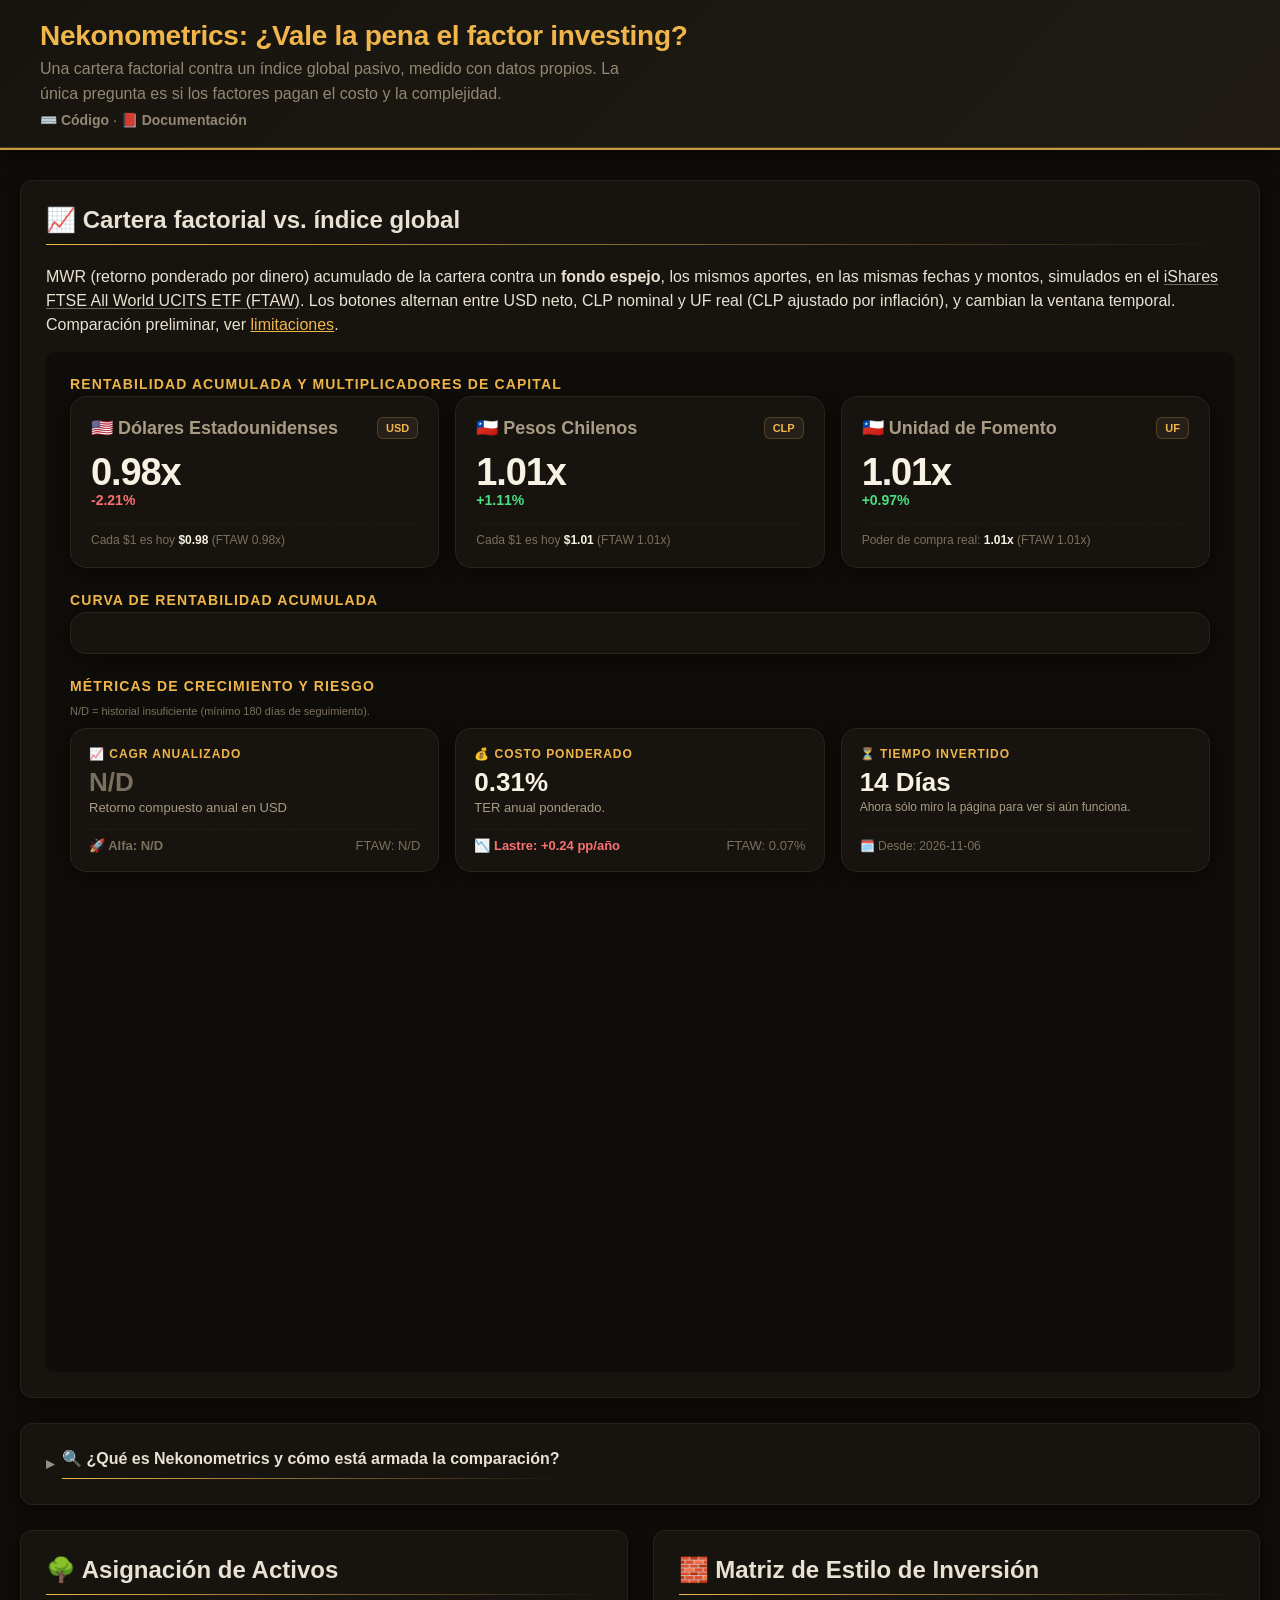
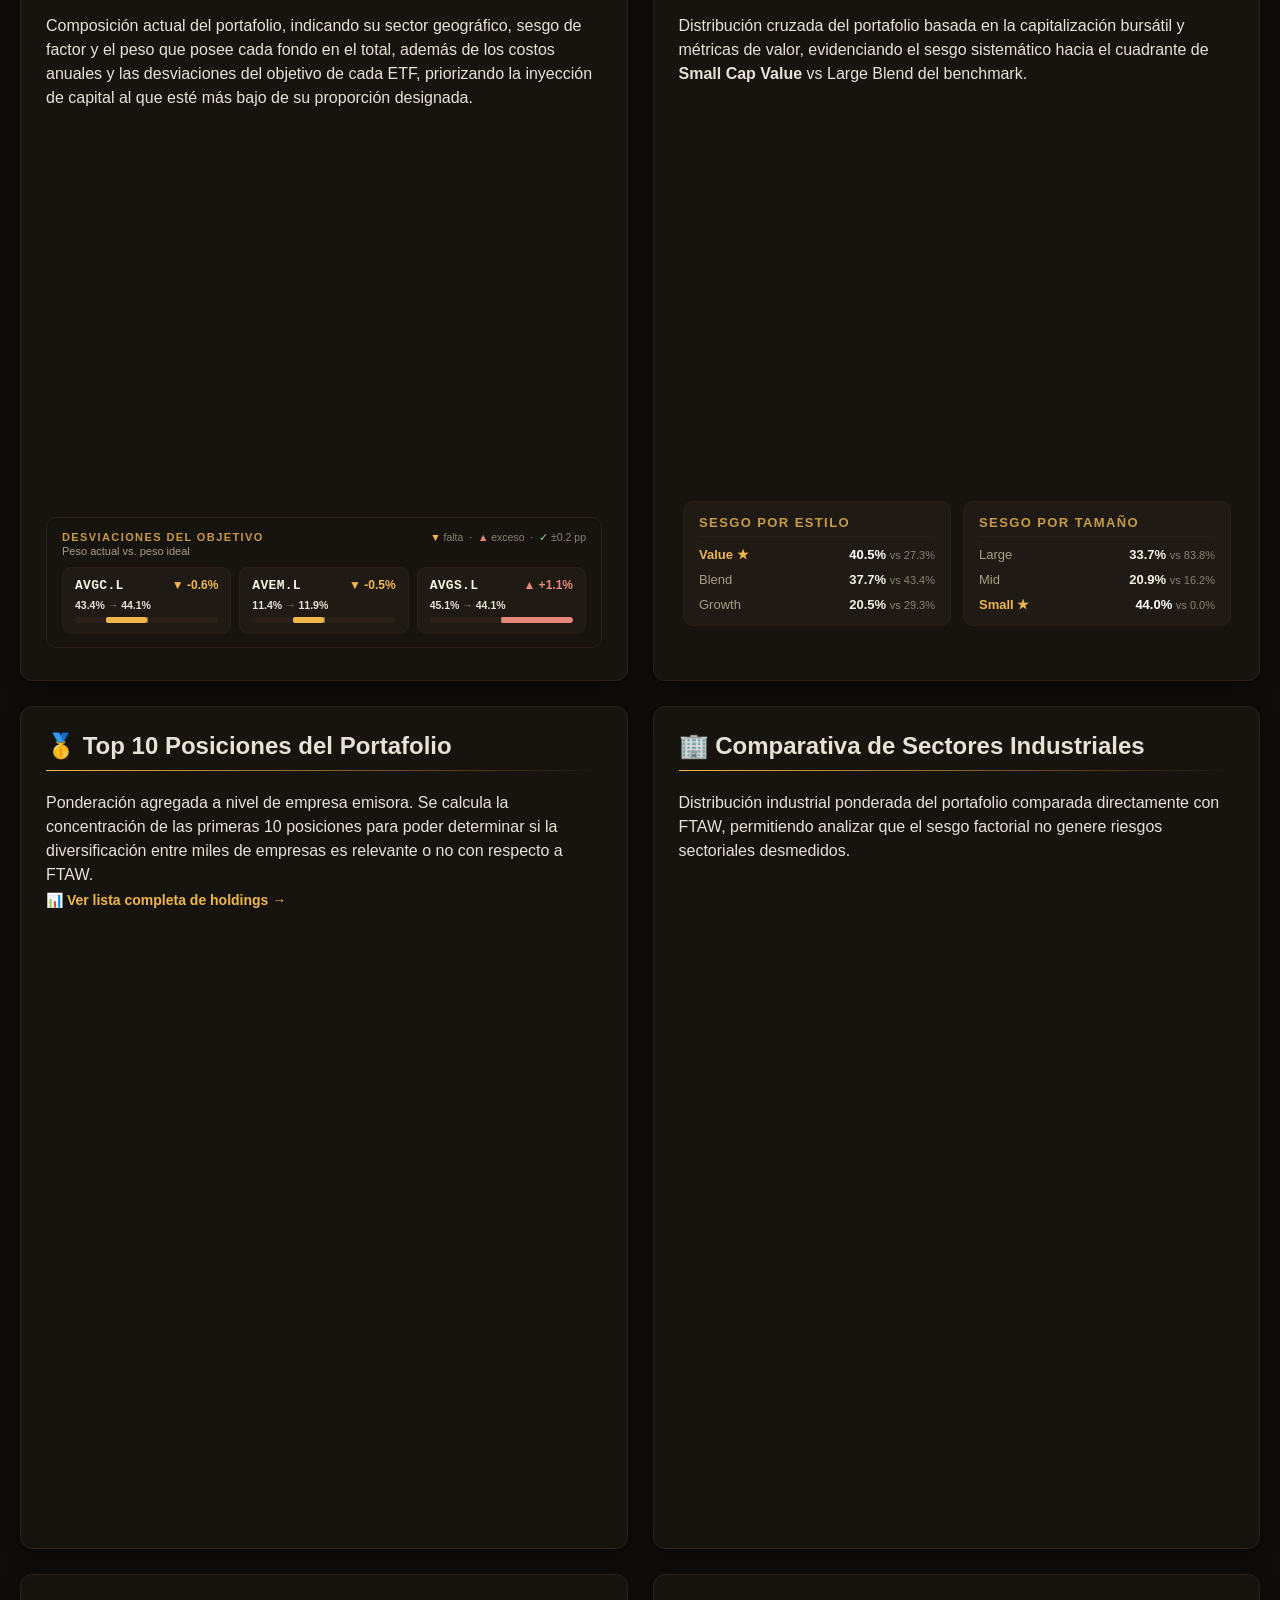
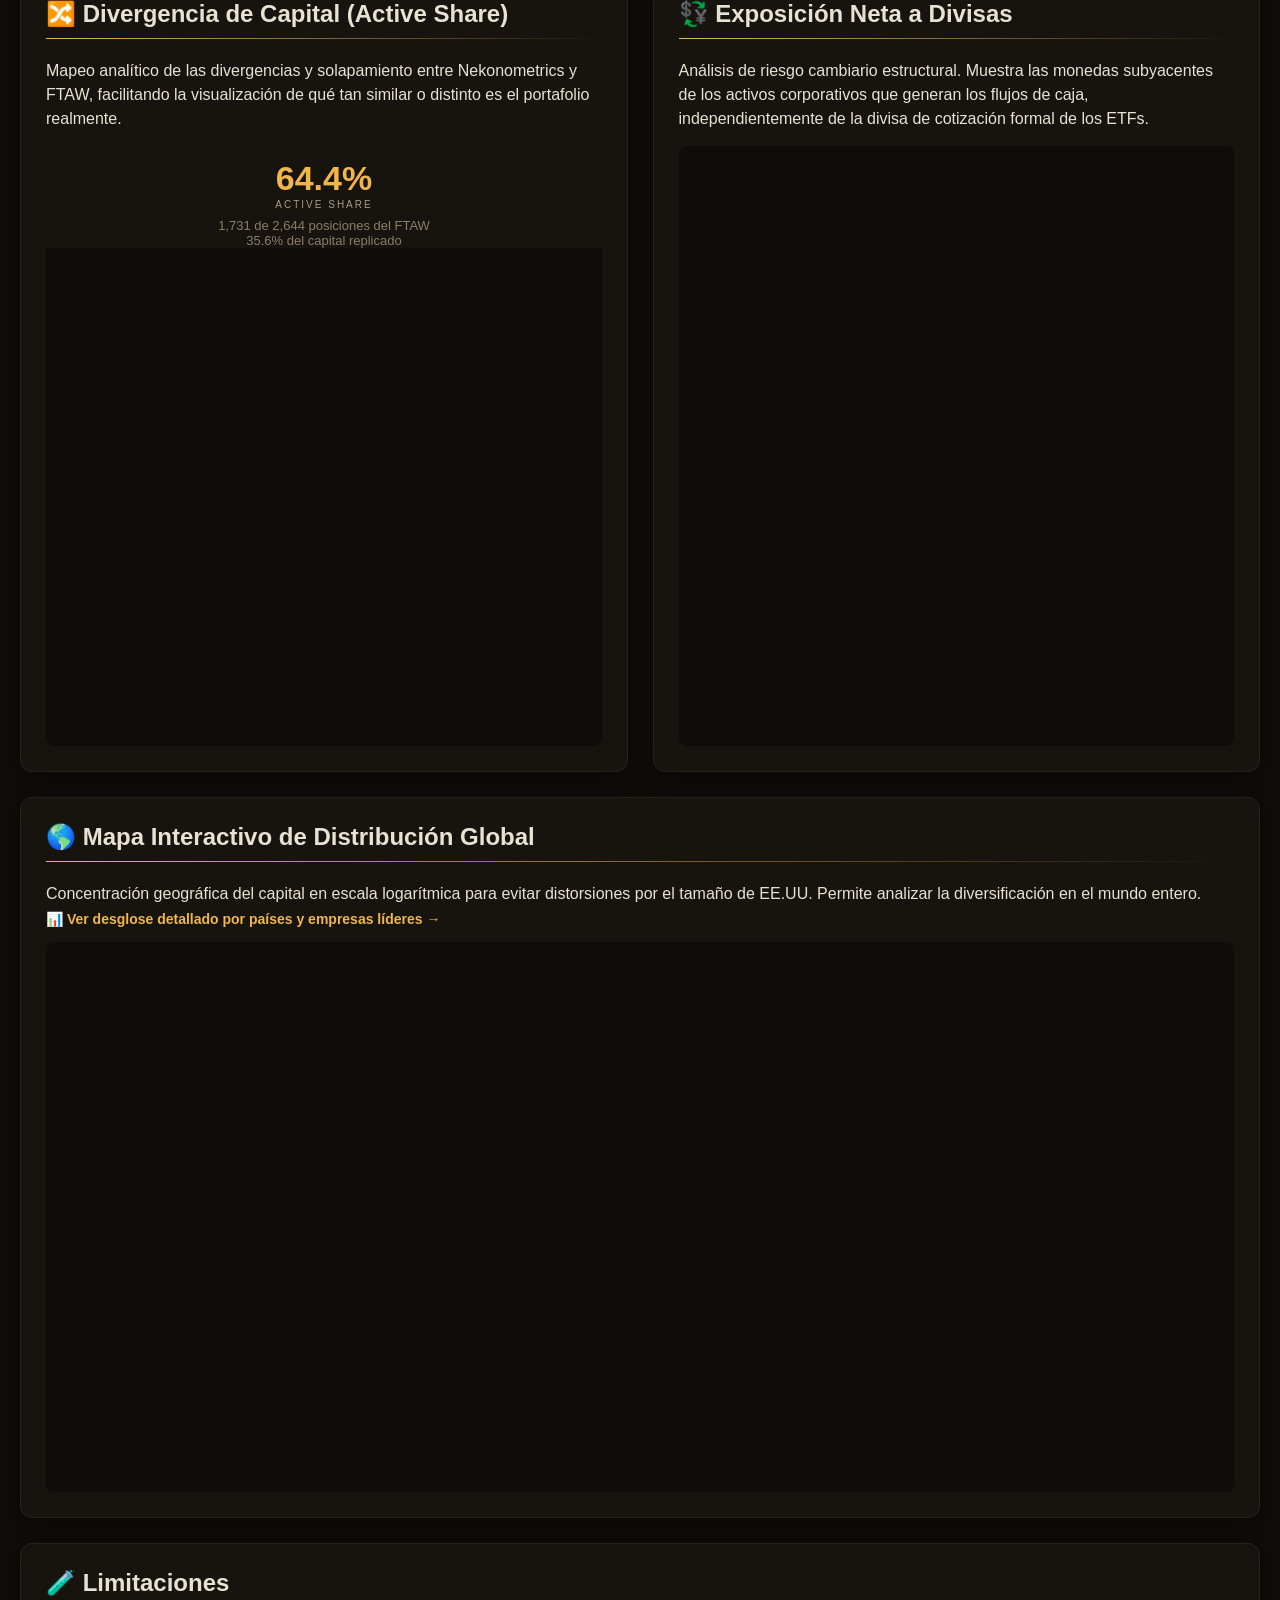
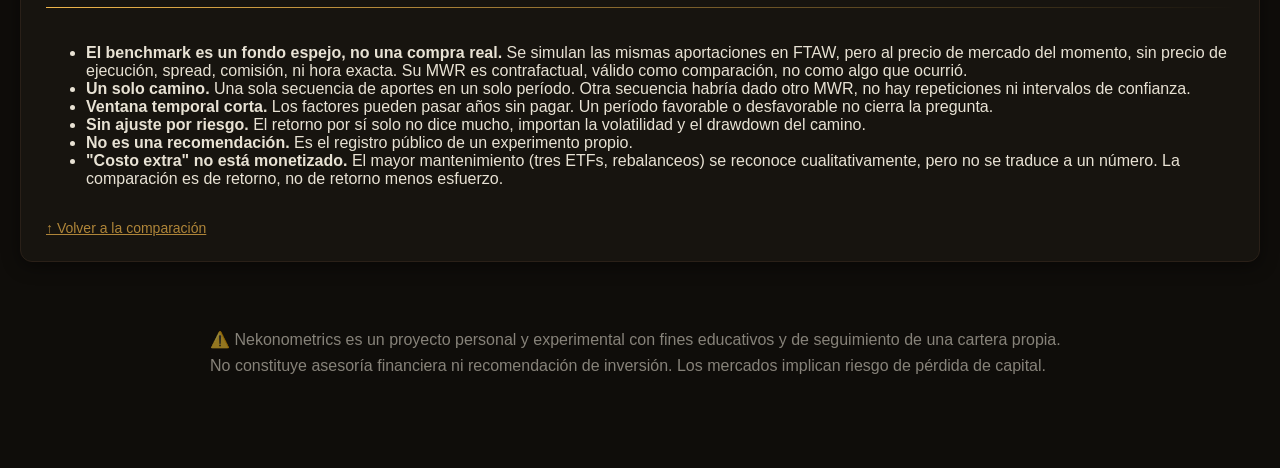
<file: index.html>
<!DOCTYPE html>
<html lang="es">
<head>
    <meta charset="UTF-8">
    <meta name="viewport" content="width=device-width, initial-scale=1.0">
    <title>Dashboard - Resumen de Portafolio</title>
    <link rel="stylesheet" href="styles.css">
</head>
<body>



    <div class="header">
        <h1>Nekonometrics: ¿Vale la pena el factor investing?</h1>
        <p class="tesis">
            Una cartera factorial contra un índice global pasivo, medido con datos propios. La única pregunta es si los factores pagan el costo y la complejidad.
        </p>


        <p class="header-links">
            <a href="https://github.com/neko-nix/nekonometrics" target="_blank" rel="noopener noreferrer">⌨️ Código</a>
            ·
            <a href="https://github.com/neko-nix/nekonometrics/blob/main/docs/documentation.md" target="_blank" rel="noopener noreferrer">📕 Documentación</a>
        </p>
    </div>

    <div class="container">

        <div class="card" id="historico">
            <h2>📈 Cartera factorial vs. índice global</h2>
            <p class="card-subtitle">
                MWR (retorno ponderado por dinero) acumulado de la cartera contra un <strong>fondo espejo</strong>,
                los mismos aportes, en las mismas fechas y montos, simulados en el
                <a class="ref" href="https://www.blackrock.com/es/particulares/productos/349410/" target="_blank" rel="noopener noreferrer">iShares FTSE All World UCITS ETF (FTAW)</a>.
                Los botones alternan entre USD neto, CLP nominal y UF real (CLP ajustado por inflación), y cambian la ventana temporal.
                Comparación preliminar, ver <a href="#limitaciones">limitaciones</a>.
            </p>
            <div class="chart-container chart-container--historico">
                <iframe src="dashboard_premium.html" title="Evolución Histórica Multidivisa"></iframe>
            </div>
        </div>

        <details class="card">
            <summary><h2>🔍 ¿Qué es Nekonometrics y cómo está armada la comparación?</h2></summary>

            <p>Nekonometrics es una herramienta personal para automatizar el seguimiento, análisis y rebalanceo de una cartera global de renta variable. Consolida transacciones, obtiene información de los ETFs y sus posiciones subyacentes, calcula la evolución en distintas divisas y genera las visualizaciones de esta página.</p>

            <p>La pregunta que motiva el proyecto es comparativa: <strong>¿el sesgo factorial rinde lo suficiente para pagar su costo extra?</strong> No es sólo si rinde más, sino si rinde más <em>después</em> de tres ETFs en vez de uno, del rebalanceo y del riesgo de seguimiento adicional.</p>

            <div class="pilares-container">

                <div class="pilar-card">
                    <h3>🎯 La apuesta: sesgo factorial</h3>
                    <p>Exposición deliberada a los factores de valor, tamaño y rentabilidad mediante tres ETFs UCITS de acumulación de
                        <a href="https://www.avantisinvestors.com/" target="_blank" rel="noopener noreferrer">Avantis</a>:
                        <a href="https://www.avantisinvestors.com/ucitsetf/avantis-global-equity-ucits-etf/" target="_blank" rel="noopener noreferrer">AVGC</a>,
                        <a href="https://www.avantisinvestors.com/ucitsetf/avantis-global-small-cap-value-ucits-etf/" target="_blank" rel="noopener noreferrer">AVGS</a> y
                        <a href="https://www.avantisinvestors.com/ucitsetf/avantis-emerging-markets-equity-ucits-etf/" target="_blank" rel="noopener noreferrer">AVEM</a>.
                        Contra la tesis alternativa: el índice global ya captura el premio disponible.
                    </p>
                </div>

                <div class="pilar-card">
                    <h3>⚖️ El control: lo que se mantiene</h3>
                    <p>Ambas partes de la comparación comparten el diseño: UCITS de acumulación domiciliados en Irlanda (dividendos reinvertidos internamente), <em>buy and hold</em>, aportes periódicos, rebalanceo únicamente por aportes, y la misma secuencia de aportes simulada en el
                        <a href="https://www.blackrock.com/es/particulares/productos/349410/" target="_blank" rel="noopener noreferrer">iShares FTSE All World (FTAW)</a>
                        como fondo espejo.
                    </p>
                </div>

                <div class="pilar-card">
                    <h3>🚫 El descarte: lo que no se hace</h3>
                    <p>Sin <em>market timing</em>, sin selección de acciones individuales, sin apalancamiento, sin derivados y sin trading frecuente. Las reglas de asignación son explícitas y el sistema sólo determina dónde va el siguiente aporte. El objetivo es comparar dos tesis de inversión, no generar actividad.</p>
                </div>

            </div>
        </details>
        <div class="grid-2">
            <div class="card">
                <h2>🌳 Asignación de Activos</h2>
                <p class="card-subtitle">Composición actual del portafolio, indicando su sector geográfico, sesgo de factor y el peso que posee cada fondo en el total, además de los costos anuales y las desviaciones del objetivo de cada ETF, priorizando la inyección de capital al que esté más bajo de su proporción designada.</p>
                
                <div class="chart-container chart-container--treemap">
                    <iframe src="bloque1b_treemap_y_factores.html" title="Composición"></iframe>
                </div>
            </div>

            <div class="card">
                <h2>🧱 Matriz de Estilo de Inversión</h2>
                <p class="card-subtitle">Distribución cruzada del portafolio basada en la capitalización bursátil y métricas de valor, evidenciando el sesgo sistemático hacia el cuadrante de <b>Small Cap Value</b> vs Large Blend del benchmark.</p>
                <div class="chart-container chart-container--stylebox">
                    <iframe src="bloque_2b_style_box.html" title="Matriz Avantis"></iframe>
                </div>
            </div>
        </div>

        <div class="grid-2">
            <div class="card">
                <h2>🥇 Top 10 Posiciones del Portafolio</h2>
                <p class="card-subtitle">Ponderación agregada a nivel de empresa emisora. Se calcula la concentración de las primeras 10 posiciones para poder determinar si la diversificación entre miles de empresas es relevante o no con respecto a FTAW.</p>
                <p style="font-size: 14px; margin-top: -10px; margin-bottom: 15px;">
                    <a href="holdings_completo.html" style="color: #f0b64b; text-decoration: none; font-weight: bold;">📊 Ver lista completa de holdings →</a>
                </p>
                <div class="chart-container chart-container--posiciones">
                    <iframe src="top_holdings.html" title="Top Holdings"></iframe>
                </div>
            </div>
            <div class="card">
                <h2>🏢 Comparativa de Sectores Industriales</h2>
                <p class="card-subtitle">Distribución industrial ponderada del portafolio comparada directamente con FTAW, permitiendo analizar que el sesgo factorial no genere riesgos sectoriales desmedidos.</p>
                <div class="chart-container chart-container--industrias">
                    <iframe src="comparativa_sectores_ftaw.html" title="Sectores Yo vs BM"></iframe>
                </div>
            </div>
        </div>

        <div class="grid-2">
            <div class="card">
                <h2>🔀 Divergencia de Capital (Active Share)</h2>
                <p class="card-subtitle">Mapeo analítico de las divergencias y solapamiento entre Nekonometrics y FTAW, facilitando la visualización de qué tan similar o distinto es el portafolio realmente.</p>
                <div class="chart-container chart-container--divergencia">
                    <iframe src="dona_overlap_puro.html"
                            title="Solapamiento por nombre y por peso"
                            loading="lazy"></iframe>
                </div>

            </div>
             
            <div class="card">
                <h2>💱 Exposición Neta a Divisas</h2>
                <p class="card-subtitle">Análisis de riesgo cambiario estructural. Muestra las monedas subyacentes de los activos corporativos que generan los flujos de caja, independientemente de la divisa de cotización formal de los ETFs.</p>
                <div class="chart-container chart-container--divisas">
                    <iframe src="exposicion_monedas_portafolio.html" title="Exposición a Divisas"></iframe>
                </div>
            </div>
        </div>

        <div class="card">
            <h2>🌎 Mapa Interactivo de Distribución Global</h2>
            <p class="card-subtitle">Concentración geográfica del capital en escala logarítmica para evitar distorsiones por el tamaño de EE.UU. Permite analizar la diversificación en el mundo entero.</p>
            <p style="font-size: 14px; margin-top: -10px; margin-bottom: 15px;">
                <a href="paises_completo.html" style="color: #f0b64b; text-decoration: none; font-weight: bold;">📊 Ver desglose detallado por países y empresas líderes →</a>
            </p>
            <div class="map-container">
                <iframe src="mapa_interactivo.html" title="Mapa de Distribución"></iframe>
            </div>
        </div>

        
    <div class="card" id="limitaciones">
        <h2>🧪 Limitaciones</h2>
        <ul class="limitaciones">
            <li><strong>El benchmark es un fondo espejo, no una compra real.</strong> Se simulan las mismas aportaciones en FTAW, pero al precio de mercado del momento, sin precio de ejecución, spread, comisión, ni hora exacta. Su MWR es contrafactual, válido como comparación, no como algo que ocurrió.</li>
            <li><strong>Un solo camino.</strong> Una sola secuencia de aportes en un solo período. Otra secuencia habría dado otro MWR, no hay repeticiones ni intervalos de confianza.</li>
            <li><strong>Ventana temporal corta.</strong> Los factores pueden pasar años sin pagar. Un período favorable o desfavorable no cierra la pregunta.</li>
            <li><strong>Sin ajuste por riesgo.</strong> El retorno por sí solo no dice mucho, importan la volatilidad y el drawdown del camino.</li>
            <li><strong>No es una recomendación.</strong> Es el registro público de un experimento propio.</li>
            <li><strong>"Costo extra" no está monetizado.</strong> El mayor mantenimiento (tres ETFs, rebalanceos) se reconoce cualitativamente, pero no se traduce a un número. La comparación es de retorno, no de retorno menos esfuerzo.</li>
        </ul>
        <p class="volver"><a href="#historico">↑ Volver a la comparación</a></p>
    </div>


    <footer class="footer-disclaimer">
        ⚠️ Nekonometrics es un proyecto personal y experimental con fines educativos y de seguimiento de una cartera propia.
        No constituye asesoría financiera ni recomendación de inversión. Los mercados implican riesgo de pérdida de capital.
    </footer>

    </div>



</body>
</html>
</file>
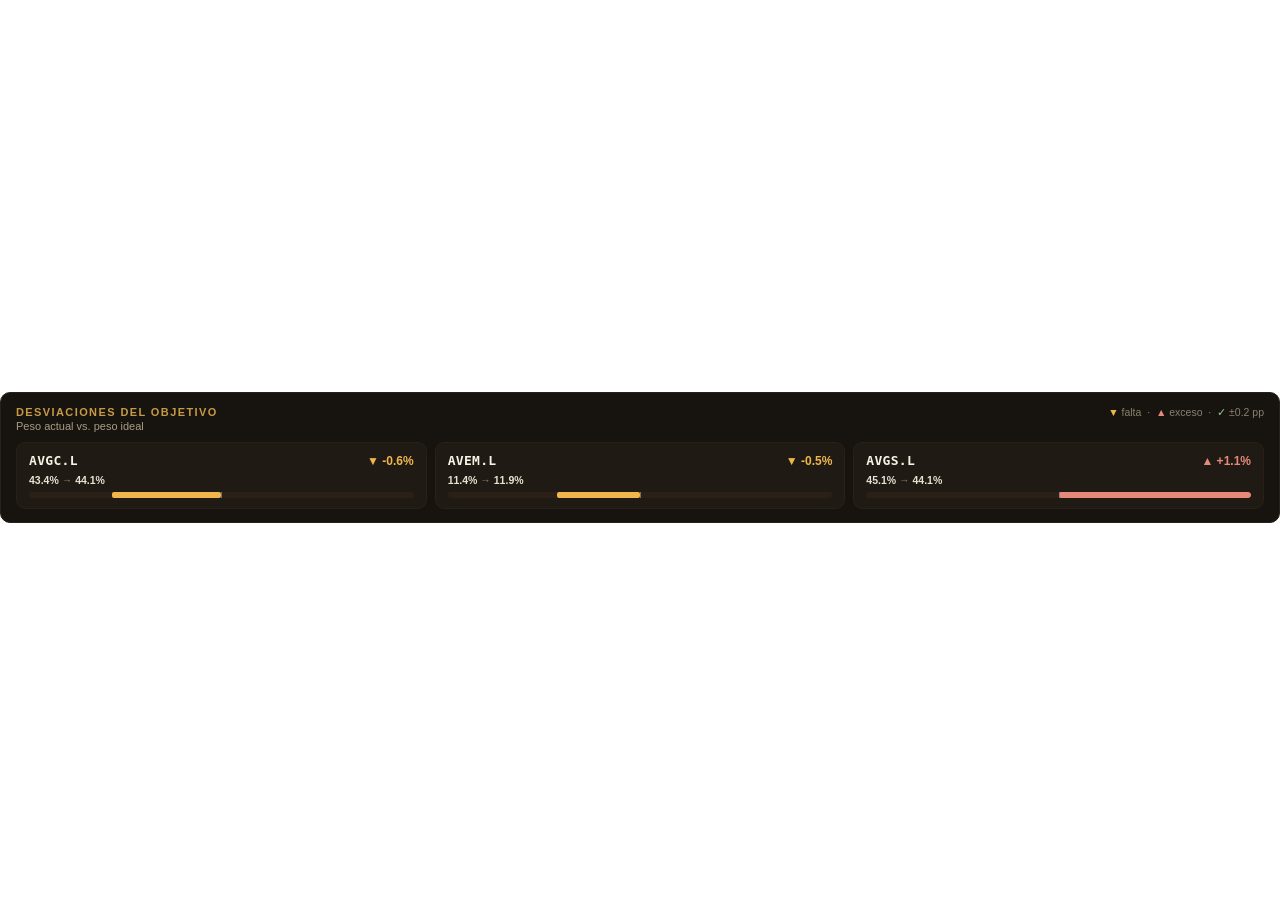
<file: bloque1b_treemap_y_factores.html>
<!DOCTYPE html>
<html lang="es">
<head>
<meta charset="UTF-8">
<meta name="viewport" content="width=device-width, initial-scale=1.0">
<title>Composición y desviaciones</title>
<style>
  *, *::before, *::after { box-sizing: border-box; }

  html {
      height: 100%;
      overflow: hidden;
      margin: 0;
      padding: 0;
  }

  body {
      height: 100%;
      margin: 0;
      padding: 0;
      background: FONDO;
      color: TEXTO;                  /* higiene: nunca heredar negro ✅ */
      font-family: 'Segoe UI', Tahoma, sans-serif;
      overflow-x: hidden;
      overflow-y: auto;              /* ← ESTO faltaba 💀→✅ */
  }

  .bloque-1b-container {
      width: 100%;
      min-height: 100%;              /* ← min-height, NO height ✅ */
      padding: 0;
      margin: 0;
      display: flex;
      flex-direction: column;
  }

  .kpi-row {
      display: grid;
      grid-template-columns: repeat(auto-fit, minmax(min(100%, 140px), 1fr));
      gap: 8px;
  }

  .kpi-row > div { min-width: 0; }    /* ← deja encoger los tiles ✅ */

  .plotly-graph-div { width: 100% !important; }
</style>
</head>
<body>
    <div class="bloque-1b-container">
        <div>                        <script>window.PlotlyConfig = {MathJaxConfig: 'local'};</script>
        <script charset="utf-8" src="https://cdn.plot.ly/plotly-3.5.0.min.js" integrity="sha256-fHbNLP+GlIXN+efbQec78UkemUz3NJp7UmfGxC1tNxs=" crossorigin="anonymous"></script>                <div id="ad5ca536-b84a-4ae7-b5ad-20eaa09a1c9b" class="plotly-graph-div" style="height:380px; width:100%;"></div>            <script>                window.PLOTLYENV=window.PLOTLYENV || {};                                if (document.getElementById("ad5ca536-b84a-4ae7-b5ad-20eaa09a1c9b")) {                    Plotly.newPlot(                        "ad5ca536-b84a-4ae7-b5ad-20eaa09a1c9b",                        [{"branchvalues":"total","customdata":[["Desarrollados","Core \u002f Blend","0.22","Desarrollados Core"],["Desarrollados","Small Cap Value","0.39","Desarrollados SCV"],["Emergentes","Core \u002f Blend","0.35","Emergentes"]],"domain":{"x":[0.0,1.0],"y":[0.0,1.0]},"hovertemplate":"\u003cb\u003e%{label}\u003c\u002fb\u003e\u003cbr\u003ePeso: \u003cb\u003e%{value:.2f}%\u003c\u002fb\u003e\u003cbr\u003eRegi\u00f3n: %{customdata[0]}\u003cbr\u003eFactor: %{customdata[1]}\u003cbr\u003eTER: %{customdata[2]:.2f}%\u003cextra\u003e\u003c\u002fextra\u003e","ids":["AVGC.L","AVGS.L","AVEM.L"],"labels":["AVGC.L","AVGS.L","AVEM.L"],"marker":{"colors":["#433322","#32271c","#56422d"],"line":{"color":"#0f0d0a","width":2},"cornerradius":4},"name":"","parents":["","",""],"values":{"dtype":"f8","bdata":"O4EXwPe4RUDn7W6QGpBGQHBD5r222yZA"},"type":"treemap","textfont":{"color":"#f7f2e4","size":15},"hoverlabel":{"font":{"color":"#f5e6c8","size":12},"bgcolor":"#1f1b14","bordercolor":"#f0b64b"},"textposition":"middle center","texttemplate":"\u003cb\u003e%{label}\u003c\u002fb\u003e\u003cbr\u003e\u003cspan style='font-size:12px; color:#d6d0c2;'\u003e%{customdata[0]} \u00b7 %{customdata[1]}\u003cbr\u003eTER %{customdata[2]:.2f}%\u003c\u002fspan\u003e\u003cbr\u003e\u003cspan style='font-size:18px; color:#ffffff;'\u003e\u003cb\u003e%{value:.1f}%\u003c\u002fb\u003e\u003c\u002fspan\u003e"}],                        {"template":{"data":{"histogram2dcontour":[{"type":"histogram2dcontour","colorbar":{"outlinewidth":0,"ticks":""},"colorscale":[[0.0,"#0d0887"],[0.1111111111111111,"#46039f"],[0.2222222222222222,"#7201a8"],[0.3333333333333333,"#9c179e"],[0.4444444444444444,"#bd3786"],[0.5555555555555556,"#d8576b"],[0.6666666666666666,"#ed7953"],[0.7777777777777778,"#fb9f3a"],[0.8888888888888888,"#fdca26"],[1.0,"#f0f921"]]}],"choropleth":[{"type":"choropleth","colorbar":{"outlinewidth":0,"ticks":""}}],"histogram2d":[{"type":"histogram2d","colorbar":{"outlinewidth":0,"ticks":""},"colorscale":[[0.0,"#0d0887"],[0.1111111111111111,"#46039f"],[0.2222222222222222,"#7201a8"],[0.3333333333333333,"#9c179e"],[0.4444444444444444,"#bd3786"],[0.5555555555555556,"#d8576b"],[0.6666666666666666,"#ed7953"],[0.7777777777777778,"#fb9f3a"],[0.8888888888888888,"#fdca26"],[1.0,"#f0f921"]]}],"heatmap":[{"type":"heatmap","colorbar":{"outlinewidth":0,"ticks":""},"colorscale":[[0.0,"#0d0887"],[0.1111111111111111,"#46039f"],[0.2222222222222222,"#7201a8"],[0.3333333333333333,"#9c179e"],[0.4444444444444444,"#bd3786"],[0.5555555555555556,"#d8576b"],[0.6666666666666666,"#ed7953"],[0.7777777777777778,"#fb9f3a"],[0.8888888888888888,"#fdca26"],[1.0,"#f0f921"]]}],"contourcarpet":[{"type":"contourcarpet","colorbar":{"outlinewidth":0,"ticks":""}}],"contour":[{"type":"contour","colorbar":{"outlinewidth":0,"ticks":""},"colorscale":[[0.0,"#0d0887"],[0.1111111111111111,"#46039f"],[0.2222222222222222,"#7201a8"],[0.3333333333333333,"#9c179e"],[0.4444444444444444,"#bd3786"],[0.5555555555555556,"#d8576b"],[0.6666666666666666,"#ed7953"],[0.7777777777777778,"#fb9f3a"],[0.8888888888888888,"#fdca26"],[1.0,"#f0f921"]]}],"surface":[{"type":"surface","colorbar":{"outlinewidth":0,"ticks":""},"colorscale":[[0.0,"#0d0887"],[0.1111111111111111,"#46039f"],[0.2222222222222222,"#7201a8"],[0.3333333333333333,"#9c179e"],[0.4444444444444444,"#bd3786"],[0.5555555555555556,"#d8576b"],[0.6666666666666666,"#ed7953"],[0.7777777777777778,"#fb9f3a"],[0.8888888888888888,"#fdca26"],[1.0,"#f0f921"]]}],"mesh3d":[{"type":"mesh3d","colorbar":{"outlinewidth":0,"ticks":""}}],"scatter":[{"fillpattern":{"fillmode":"overlay","size":10,"solidity":0.2},"type":"scatter"}],"parcoords":[{"type":"parcoords","line":{"colorbar":{"outlinewidth":0,"ticks":""}}}],"scatterpolargl":[{"type":"scatterpolargl","marker":{"colorbar":{"outlinewidth":0,"ticks":""}}}],"bar":[{"error_x":{"color":"#2a3f5f"},"error_y":{"color":"#2a3f5f"},"marker":{"line":{"color":"#E5ECF6","width":0.5},"pattern":{"fillmode":"overlay","size":10,"solidity":0.2}},"type":"bar"}],"scattergeo":[{"type":"scattergeo","marker":{"colorbar":{"outlinewidth":0,"ticks":""}}}],"scatterpolar":[{"type":"scatterpolar","marker":{"colorbar":{"outlinewidth":0,"ticks":""}}}],"histogram":[{"marker":{"pattern":{"fillmode":"overlay","size":10,"solidity":0.2}},"type":"histogram"}],"scattergl":[{"type":"scattergl","marker":{"colorbar":{"outlinewidth":0,"ticks":""}}}],"scatter3d":[{"type":"scatter3d","line":{"colorbar":{"outlinewidth":0,"ticks":""}},"marker":{"colorbar":{"outlinewidth":0,"ticks":""}}}],"scattermap":[{"type":"scattermap","marker":{"colorbar":{"outlinewidth":0,"ticks":""}}}],"scattermapbox":[{"type":"scattermapbox","marker":{"colorbar":{"outlinewidth":0,"ticks":""}}}],"scatterternary":[{"type":"scatterternary","marker":{"colorbar":{"outlinewidth":0,"ticks":""}}}],"scattercarpet":[{"type":"scattercarpet","marker":{"colorbar":{"outlinewidth":0,"ticks":""}}}],"carpet":[{"aaxis":{"endlinecolor":"#2a3f5f","gridcolor":"white","linecolor":"white","minorgridcolor":"white","startlinecolor":"#2a3f5f"},"baxis":{"endlinecolor":"#2a3f5f","gridcolor":"white","linecolor":"white","minorgridcolor":"white","startlinecolor":"#2a3f5f"},"type":"carpet"}],"table":[{"cells":{"fill":{"color":"#EBF0F8"},"line":{"color":"white"}},"header":{"fill":{"color":"#C8D4E3"},"line":{"color":"white"}},"type":"table"}],"barpolar":[{"marker":{"line":{"color":"#E5ECF6","width":0.5},"pattern":{"fillmode":"overlay","size":10,"solidity":0.2}},"type":"barpolar"}],"pie":[{"automargin":true,"type":"pie"}]},"layout":{"autotypenumbers":"strict","colorway":["#636efa","#EF553B","#00cc96","#ab63fa","#FFA15A","#19d3f3","#FF6692","#B6E880","#FF97FF","#FECB52"],"font":{"color":"#2a3f5f"},"hovermode":"closest","hoverlabel":{"align":"left"},"paper_bgcolor":"white","plot_bgcolor":"#E5ECF6","polar":{"bgcolor":"#E5ECF6","angularaxis":{"gridcolor":"white","linecolor":"white","ticks":""},"radialaxis":{"gridcolor":"white","linecolor":"white","ticks":""}},"ternary":{"bgcolor":"#E5ECF6","aaxis":{"gridcolor":"white","linecolor":"white","ticks":""},"baxis":{"gridcolor":"white","linecolor":"white","ticks":""},"caxis":{"gridcolor":"white","linecolor":"white","ticks":""}},"coloraxis":{"colorbar":{"outlinewidth":0,"ticks":""}},"colorscale":{"sequential":[[0.0,"#0d0887"],[0.1111111111111111,"#46039f"],[0.2222222222222222,"#7201a8"],[0.3333333333333333,"#9c179e"],[0.4444444444444444,"#bd3786"],[0.5555555555555556,"#d8576b"],[0.6666666666666666,"#ed7953"],[0.7777777777777778,"#fb9f3a"],[0.8888888888888888,"#fdca26"],[1.0,"#f0f921"]],"sequentialminus":[[0.0,"#0d0887"],[0.1111111111111111,"#46039f"],[0.2222222222222222,"#7201a8"],[0.3333333333333333,"#9c179e"],[0.4444444444444444,"#bd3786"],[0.5555555555555556,"#d8576b"],[0.6666666666666666,"#ed7953"],[0.7777777777777778,"#fb9f3a"],[0.8888888888888888,"#fdca26"],[1.0,"#f0f921"]],"diverging":[[0,"#8e0152"],[0.1,"#c51b7d"],[0.2,"#de77ae"],[0.3,"#f1b6da"],[0.4,"#fde0ef"],[0.5,"#f7f7f7"],[0.6,"#e6f5d0"],[0.7,"#b8e186"],[0.8,"#7fbc41"],[0.9,"#4d9221"],[1,"#276419"]]},"xaxis":{"gridcolor":"white","linecolor":"white","ticks":"","title":{"standoff":15},"zerolinecolor":"white","automargin":true,"zerolinewidth":2},"yaxis":{"gridcolor":"white","linecolor":"white","ticks":"","title":{"standoff":15},"zerolinecolor":"white","automargin":true,"zerolinewidth":2},"scene":{"xaxis":{"backgroundcolor":"#E5ECF6","gridcolor":"white","linecolor":"white","showbackground":true,"ticks":"","zerolinecolor":"white","gridwidth":2},"yaxis":{"backgroundcolor":"#E5ECF6","gridcolor":"white","linecolor":"white","showbackground":true,"ticks":"","zerolinecolor":"white","gridwidth":2},"zaxis":{"backgroundcolor":"#E5ECF6","gridcolor":"white","linecolor":"white","showbackground":true,"ticks":"","zerolinecolor":"white","gridwidth":2}},"shapedefaults":{"line":{"color":"#2a3f5f"}},"annotationdefaults":{"arrowcolor":"#2a3f5f","arrowhead":0,"arrowwidth":1},"geo":{"bgcolor":"white","landcolor":"#E5ECF6","subunitcolor":"white","showland":true,"showlakes":true,"lakecolor":"white"},"title":{"x":0.05},"mapbox":{"style":"light"}}},"legend":{"tracegroupgap":0},"margin":{"t":2,"l":2,"r":2,"b":2},"font":{"color":"#e8e2d4","size":12},"showlegend":false,"height":380,"plot_bgcolor":"#17140f","paper_bgcolor":"#17140f","hovermode":"closest"},                        {"responsive": true}                    )                };            </script>        </div>
        
        <div style="margin-top:12px;">
        <div style="background:#17140f; border:1px solid #2a2018; border-radius:10px;
                    padding:13px 15px;">
            <div style="display:flex; justify-content:space-between; align-items:baseline;
                        flex-wrap:wrap; gap:8px; margin-bottom:10px;">
                <div>
                    <div style="font-size:11px; font-weight:700; letter-spacing:1.4px;
                                text-transform:uppercase; color:#c89a45;">
                        Desviaciones del objetivo</div>
                    <div style="font-size:11px; color:#a89c85; margin-top:2px;">
                        Peso actual vs. peso ideal</div>
                </div>
                <div style="font-size:10.5px; color:#8a8070;">
                    <span style="color:#f0b64b;">▼</span> falta &nbsp;·&nbsp;
                    <span style="color:#e8887a;">▲</span> exceso &nbsp;·&nbsp;
                    <span style="color:#8fd18a;">✓</span> ±0.2 pp
                </div>
            </div>
            <div class="kpi-row">
            <div style="background:#1f1b14; border:1px solid #2a2018; border-radius:9px;
                        padding:10px 12px; display:flex; flex-direction:column; gap:6px;">
                <div style="display:flex; justify-content:space-between;
                            align-items:baseline; gap:6px;">
                    <span style="font-family:ui-monospace,SFMono-Regular,monospace; font-size:13px;
                                 font-weight:700; color:#f7f2e4; letter-spacing:0.3px;">AVGC.L</span>
                    <span style="font-size:12px; font-weight:700; color:#f0b64b;
                                 white-space:nowrap;">▼ -0.6%</span>
                </div>
                <div style="font-size:10.5px; color:#a89c85; white-space:nowrap;">
                    <b style="color:#e8e2d4;">43.4%</b>
                    <span style="color:#8a8070;"> → </span>
                    <b style="color:#e8e2d4;">44.1%</b>
                </div>
                <div style="position:relative; height:6px; background:#2a2018;
                            border-radius:3px; overflow:hidden;">
                    <div style="position:absolute; top:0; bottom:0; left:21.5%;
                                width:28.5%; background:#f0b64b;
                                border-radius:2px;"></div>
                    <div style="position:absolute; top:0; bottom:0; left:50%;
                                width:1px; background:#8a8070; opacity:.85;"></div>
                </div>
            </div>
            
            <div style="background:#1f1b14; border:1px solid #2a2018; border-radius:9px;
                        padding:10px 12px; display:flex; flex-direction:column; gap:6px;">
                <div style="display:flex; justify-content:space-between;
                            align-items:baseline; gap:6px;">
                    <span style="font-family:ui-monospace,SFMono-Regular,monospace; font-size:13px;
                                 font-weight:700; color:#f7f2e4; letter-spacing:0.3px;">AVEM.L</span>
                    <span style="font-size:12px; font-weight:700; color:#f0b64b;
                                 white-space:nowrap;">▼ -0.5%</span>
                </div>
                <div style="font-size:10.5px; color:#a89c85; white-space:nowrap;">
                    <b style="color:#e8e2d4;">11.4%</b>
                    <span style="color:#8a8070;"> → </span>
                    <b style="color:#e8e2d4;">11.9%</b>
                </div>
                <div style="position:relative; height:6px; background:#2a2018;
                            border-radius:3px; overflow:hidden;">
                    <div style="position:absolute; top:0; bottom:0; left:28.5%;
                                width:21.5%; background:#f0b64b;
                                border-radius:2px;"></div>
                    <div style="position:absolute; top:0; bottom:0; left:50%;
                                width:1px; background:#8a8070; opacity:.85;"></div>
                </div>
            </div>
            
            <div style="background:#1f1b14; border:1px solid #2a2018; border-radius:9px;
                        padding:10px 12px; display:flex; flex-direction:column; gap:6px;">
                <div style="display:flex; justify-content:space-between;
                            align-items:baseline; gap:6px;">
                    <span style="font-family:ui-monospace,SFMono-Regular,monospace; font-size:13px;
                                 font-weight:700; color:#f7f2e4; letter-spacing:0.3px;">AVGS.L</span>
                    <span style="font-size:12px; font-weight:700; color:#e8887a;
                                 white-space:nowrap;">▲ +1.1%</span>
                </div>
                <div style="font-size:10.5px; color:#a89c85; white-space:nowrap;">
                    <b style="color:#e8e2d4;">45.1%</b>
                    <span style="color:#8a8070;"> → </span>
                    <b style="color:#e8e2d4;">44.1%</b>
                </div>
                <div style="position:relative; height:6px; background:#2a2018;
                            border-radius:3px; overflow:hidden;">
                    <div style="position:absolute; top:0; bottom:0; left:50.0%;
                                width:50.0%; background:#e8887a;
                                border-radius:2px;"></div>
                    <div style="position:absolute; top:0; bottom:0; left:50%;
                                width:1px; background:#8a8070; opacity:.85;"></div>
                </div>
            </div>
            </div>
        </div>
        </div>
    
    </div>
</body>
</html>
</file>
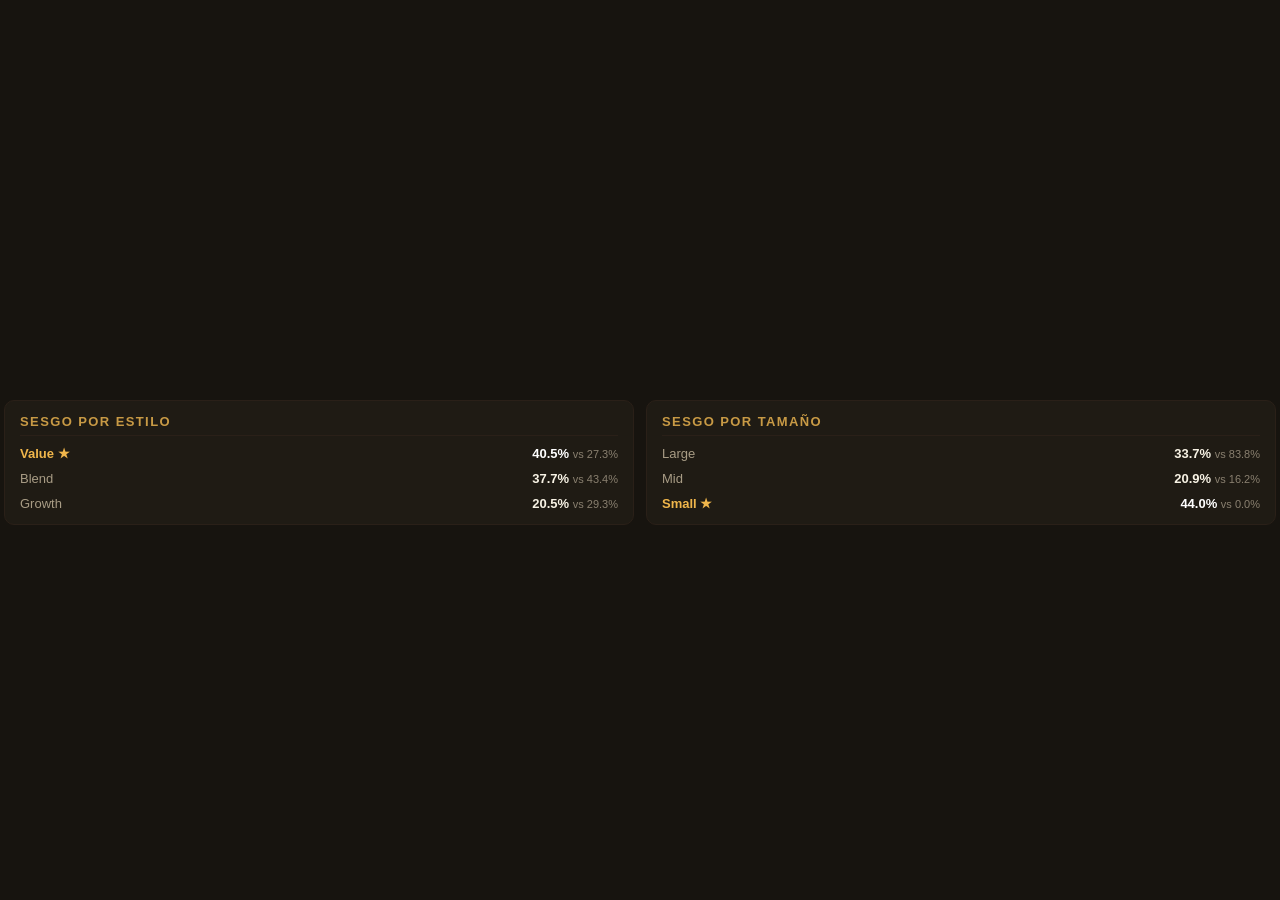
<file: bloque_2b_style_box.html>
<!DOCTYPE html>
<html lang="es">
<head>
<meta charset="UTF-8">
<meta name="viewport" content="width=device-width, initial-scale=1.0">
<style>
  *, *::before, *::after { box-sizing: border-box; }

  html, body {
      margin: 0; padding: 0;
      background: #17140f;
      color: #e8e2d4;               /* ← esto faltaba ✅ */
      font-family: 'Segoe UI', Arial, sans-serif;
      overflow-x: hidden;
  }

  .bloque-2b-stylebox { width: 100%; padding: 0 4px 4px 4px; }

  .matrices-row {
      display: grid;
      grid-template-columns: repeat(auto-fit, minmax(min(250px, 100%), 1fr));
      gap: 4px;
      margin-bottom: 50px;
  }
  .matrices-row > div { min-width: 0; }

  .kpis-row {
      display: grid;
      grid-template-columns: repeat(auto-fit, minmax(min(150px, 100%), 1fr));
      gap: 12px;
  }
</style>
</head>

<body>
  <div class="bloque-2b-stylebox">
      <div class="matrices-row">
          <div>                        <script>window.PlotlyConfig = {MathJaxConfig: 'local'};</script>
        <script charset="utf-8" src="https://cdn.plot.ly/plotly-3.5.0.min.js" integrity="sha256-fHbNLP+GlIXN+efbQec78UkemUz3NJp7UmfGxC1tNxs=" crossorigin="anonymous"></script>                <div id="6390dce7-a852-4316-bcfc-9e71496a5878" class="plotly-graph-div" style="height:350px; width:100%;"></div>            <script>                window.PLOTLYENV=window.PLOTLYENV || {};                                if (document.getElementById("6390dce7-a852-4316-bcfc-9e71496a5878")) {                    Plotly.newPlot(                        "6390dce7-a852-4316-bcfc-9e71496a5878",                        [{"colorscale":[[0.0,"#2b2115"],[0.16,"#241c14"],[0.32,"#33271b"],[0.46,"#4a3826"],[0.6,"#7f6040"],[0.66,"#a8906f"],[0.82,"#cfa869"],[1.0,"#f2cb7d"]],"customdata":{"dtype":"f8","bdata":"iLj3qV3SNkDbOoZ+aysvQBo8Ude0cBZAygvQA8ruH0DR7uoTNMogQEbk5WizIBJA7ifDBM1XI0Be4TYyRGQrQDlIMJWIwiRA","shape":"3, 3"},"hovertemplate":"Nekonometrics \u00b7 %{y} %{x}: \u003cb\u003e%{customdata:.1f}%\u003c\u002fb\u003e\u003cextra\u003e\u003c\u002fextra\u003e","showscale":false,"x":["Value","Blend","Growth"],"xgap":3,"y":["Small","Mid","Large"],"ygap":3,"z":{"dtype":"f8","bdata":"AAAAAAAA8D\u002fKBlNPNvnoPwfwjCt2tdk\u002f2uT7itUq4D\u002fnQ+o6XLTgP+zxOcz7YNY\u002fTSReuH9Q4j8Esx3tN\u002fbmP7cV14j3LOM\u002f","shape":"3, 3"},"zmax":1,"zmin":0,"type":"heatmap"}],                        {"template":{"data":{"histogram2dcontour":[{"type":"histogram2dcontour","colorbar":{"outlinewidth":0,"ticks":""},"colorscale":[[0.0,"#0d0887"],[0.1111111111111111,"#46039f"],[0.2222222222222222,"#7201a8"],[0.3333333333333333,"#9c179e"],[0.4444444444444444,"#bd3786"],[0.5555555555555556,"#d8576b"],[0.6666666666666666,"#ed7953"],[0.7777777777777778,"#fb9f3a"],[0.8888888888888888,"#fdca26"],[1.0,"#f0f921"]]}],"choropleth":[{"type":"choropleth","colorbar":{"outlinewidth":0,"ticks":""}}],"histogram2d":[{"type":"histogram2d","colorbar":{"outlinewidth":0,"ticks":""},"colorscale":[[0.0,"#0d0887"],[0.1111111111111111,"#46039f"],[0.2222222222222222,"#7201a8"],[0.3333333333333333,"#9c179e"],[0.4444444444444444,"#bd3786"],[0.5555555555555556,"#d8576b"],[0.6666666666666666,"#ed7953"],[0.7777777777777778,"#fb9f3a"],[0.8888888888888888,"#fdca26"],[1.0,"#f0f921"]]}],"heatmap":[{"type":"heatmap","colorbar":{"outlinewidth":0,"ticks":""},"colorscale":[[0.0,"#0d0887"],[0.1111111111111111,"#46039f"],[0.2222222222222222,"#7201a8"],[0.3333333333333333,"#9c179e"],[0.4444444444444444,"#bd3786"],[0.5555555555555556,"#d8576b"],[0.6666666666666666,"#ed7953"],[0.7777777777777778,"#fb9f3a"],[0.8888888888888888,"#fdca26"],[1.0,"#f0f921"]]}],"contourcarpet":[{"type":"contourcarpet","colorbar":{"outlinewidth":0,"ticks":""}}],"contour":[{"type":"contour","colorbar":{"outlinewidth":0,"ticks":""},"colorscale":[[0.0,"#0d0887"],[0.1111111111111111,"#46039f"],[0.2222222222222222,"#7201a8"],[0.3333333333333333,"#9c179e"],[0.4444444444444444,"#bd3786"],[0.5555555555555556,"#d8576b"],[0.6666666666666666,"#ed7953"],[0.7777777777777778,"#fb9f3a"],[0.8888888888888888,"#fdca26"],[1.0,"#f0f921"]]}],"surface":[{"type":"surface","colorbar":{"outlinewidth":0,"ticks":""},"colorscale":[[0.0,"#0d0887"],[0.1111111111111111,"#46039f"],[0.2222222222222222,"#7201a8"],[0.3333333333333333,"#9c179e"],[0.4444444444444444,"#bd3786"],[0.5555555555555556,"#d8576b"],[0.6666666666666666,"#ed7953"],[0.7777777777777778,"#fb9f3a"],[0.8888888888888888,"#fdca26"],[1.0,"#f0f921"]]}],"mesh3d":[{"type":"mesh3d","colorbar":{"outlinewidth":0,"ticks":""}}],"scatter":[{"fillpattern":{"fillmode":"overlay","size":10,"solidity":0.2},"type":"scatter"}],"parcoords":[{"type":"parcoords","line":{"colorbar":{"outlinewidth":0,"ticks":""}}}],"scatterpolargl":[{"type":"scatterpolargl","marker":{"colorbar":{"outlinewidth":0,"ticks":""}}}],"bar":[{"error_x":{"color":"#2a3f5f"},"error_y":{"color":"#2a3f5f"},"marker":{"line":{"color":"#E5ECF6","width":0.5},"pattern":{"fillmode":"overlay","size":10,"solidity":0.2}},"type":"bar"}],"scattergeo":[{"type":"scattergeo","marker":{"colorbar":{"outlinewidth":0,"ticks":""}}}],"scatterpolar":[{"type":"scatterpolar","marker":{"colorbar":{"outlinewidth":0,"ticks":""}}}],"histogram":[{"marker":{"pattern":{"fillmode":"overlay","size":10,"solidity":0.2}},"type":"histogram"}],"scattergl":[{"type":"scattergl","marker":{"colorbar":{"outlinewidth":0,"ticks":""}}}],"scatter3d":[{"type":"scatter3d","line":{"colorbar":{"outlinewidth":0,"ticks":""}},"marker":{"colorbar":{"outlinewidth":0,"ticks":""}}}],"scattermap":[{"type":"scattermap","marker":{"colorbar":{"outlinewidth":0,"ticks":""}}}],"scattermapbox":[{"type":"scattermapbox","marker":{"colorbar":{"outlinewidth":0,"ticks":""}}}],"scatterternary":[{"type":"scatterternary","marker":{"colorbar":{"outlinewidth":0,"ticks":""}}}],"scattercarpet":[{"type":"scattercarpet","marker":{"colorbar":{"outlinewidth":0,"ticks":""}}}],"carpet":[{"aaxis":{"endlinecolor":"#2a3f5f","gridcolor":"white","linecolor":"white","minorgridcolor":"white","startlinecolor":"#2a3f5f"},"baxis":{"endlinecolor":"#2a3f5f","gridcolor":"white","linecolor":"white","minorgridcolor":"white","startlinecolor":"#2a3f5f"},"type":"carpet"}],"table":[{"cells":{"fill":{"color":"#EBF0F8"},"line":{"color":"white"}},"header":{"fill":{"color":"#C8D4E3"},"line":{"color":"white"}},"type":"table"}],"barpolar":[{"marker":{"line":{"color":"#E5ECF6","width":0.5},"pattern":{"fillmode":"overlay","size":10,"solidity":0.2}},"type":"barpolar"}],"pie":[{"automargin":true,"type":"pie"}]},"layout":{"autotypenumbers":"strict","colorway":["#636efa","#EF553B","#00cc96","#ab63fa","#FFA15A","#19d3f3","#FF6692","#B6E880","#FF97FF","#FECB52"],"font":{"color":"#2a3f5f"},"hovermode":"closest","hoverlabel":{"align":"left"},"paper_bgcolor":"white","plot_bgcolor":"#E5ECF6","polar":{"bgcolor":"#E5ECF6","angularaxis":{"gridcolor":"white","linecolor":"white","ticks":""},"radialaxis":{"gridcolor":"white","linecolor":"white","ticks":""}},"ternary":{"bgcolor":"#E5ECF6","aaxis":{"gridcolor":"white","linecolor":"white","ticks":""},"baxis":{"gridcolor":"white","linecolor":"white","ticks":""},"caxis":{"gridcolor":"white","linecolor":"white","ticks":""}},"coloraxis":{"colorbar":{"outlinewidth":0,"ticks":""}},"colorscale":{"sequential":[[0.0,"#0d0887"],[0.1111111111111111,"#46039f"],[0.2222222222222222,"#7201a8"],[0.3333333333333333,"#9c179e"],[0.4444444444444444,"#bd3786"],[0.5555555555555556,"#d8576b"],[0.6666666666666666,"#ed7953"],[0.7777777777777778,"#fb9f3a"],[0.8888888888888888,"#fdca26"],[1.0,"#f0f921"]],"sequentialminus":[[0.0,"#0d0887"],[0.1111111111111111,"#46039f"],[0.2222222222222222,"#7201a8"],[0.3333333333333333,"#9c179e"],[0.4444444444444444,"#bd3786"],[0.5555555555555556,"#d8576b"],[0.6666666666666666,"#ed7953"],[0.7777777777777778,"#fb9f3a"],[0.8888888888888888,"#fdca26"],[1.0,"#f0f921"]],"diverging":[[0,"#8e0152"],[0.1,"#c51b7d"],[0.2,"#de77ae"],[0.3,"#f1b6da"],[0.4,"#fde0ef"],[0.5,"#f7f7f7"],[0.6,"#e6f5d0"],[0.7,"#b8e186"],[0.8,"#7fbc41"],[0.9,"#4d9221"],[1,"#276419"]]},"xaxis":{"gridcolor":"white","linecolor":"white","ticks":"","title":{"standoff":15},"zerolinecolor":"white","automargin":true,"zerolinewidth":2},"yaxis":{"gridcolor":"white","linecolor":"white","ticks":"","title":{"standoff":15},"zerolinecolor":"white","automargin":true,"zerolinewidth":2},"scene":{"xaxis":{"backgroundcolor":"#E5ECF6","gridcolor":"white","linecolor":"white","showbackground":true,"ticks":"","zerolinecolor":"white","gridwidth":2},"yaxis":{"backgroundcolor":"#E5ECF6","gridcolor":"white","linecolor":"white","showbackground":true,"ticks":"","zerolinecolor":"white","gridwidth":2},"zaxis":{"backgroundcolor":"#E5ECF6","gridcolor":"white","linecolor":"white","showbackground":true,"ticks":"","zerolinecolor":"white","gridwidth":2}},"shapedefaults":{"line":{"color":"#2a3f5f"}},"annotationdefaults":{"arrowcolor":"#2a3f5f","arrowhead":0,"arrowwidth":1},"geo":{"bgcolor":"white","landcolor":"#E5ECF6","subunitcolor":"white","showland":true,"showlakes":true,"lakecolor":"white"},"title":{"x":0.05},"mapbox":{"style":"light"}}},"annotations":[{"font":{"color":"#1f1710","family":"'Segoe UI',Arial,sans-serif","size":14},"showarrow":false,"text":"\u003cb\u003e22.8%\u003c\u002fb\u003e","x":"Value","y":"Small"},{"font":{"color":"#1f1710","family":"'Segoe UI',Arial,sans-serif","size":14},"showarrow":false,"text":"\u003cb\u003e15.6%\u003c\u002fb\u003e","x":"Blend","y":"Small"},{"font":{"color":"#f7f2e4","family":"'Segoe UI',Arial,sans-serif","size":14},"showarrow":false,"text":"\u003cb\u003e5.6%\u003c\u002fb\u003e","x":"Growth","y":"Small"},{"font":{"color":"#f7f2e4","family":"'Segoe UI',Arial,sans-serif","size":14},"showarrow":false,"text":"\u003cb\u003e8.0%\u003c\u002fb\u003e","x":"Value","y":"Mid"},{"font":{"color":"#f7f2e4","family":"'Segoe UI',Arial,sans-serif","size":14},"showarrow":false,"text":"\u003cb\u003e8.4%\u003c\u002fb\u003e","x":"Blend","y":"Mid"},{"font":{"color":"#f7f2e4","family":"'Segoe UI',Arial,sans-serif","size":14},"showarrow":false,"text":"\u003cb\u003e4.5%\u003c\u002fb\u003e","x":"Growth","y":"Mid"},{"font":{"color":"#f7f2e4","family":"'Segoe UI',Arial,sans-serif","size":14},"showarrow":false,"text":"\u003cb\u003e9.7%\u003c\u002fb\u003e","x":"Value","y":"Large"},{"font":{"color":"#1f1710","family":"'Segoe UI',Arial,sans-serif","size":14},"showarrow":false,"text":"\u003cb\u003e13.7%\u003c\u002fb\u003e","x":"Blend","y":"Large"},{"font":{"color":"#f7f2e4","family":"'Segoe UI',Arial,sans-serif","size":14},"showarrow":false,"text":"\u003cb\u003e10.4%\u003c\u002fb\u003e","x":"Growth","y":"Large"}],"title":{"font":{"size":14,"color":"#f7f2e4"},"text":"\u003cb\u003eNekonometrics\u003c\u002fb\u003e","x":0.5,"xanchor":"center","y":0.88,"yanchor":"top"},"margin":{"l":8,"r":8,"t":82,"b":8},"font":{"family":"'Segoe UI',Arial,sans-serif","color":"#e8e2d4"},"hoverlabel":{"font":{"color":"#f5e6c8","size":12},"bgcolor":"#1f1b14","bordercolor":"#f0b64b"},"paper_bgcolor":"#17140f","plot_bgcolor":"#17140f","height":350,"showlegend":false,"hovermode":"closest","xaxis":{"tickfont":{"size":11,"color":"#a89c85"},"side":"top","fixedrange":true,"showgrid":false,"zeroline":false,"linecolor":"#2a2018"},"yaxis":{"tickfont":{"size":11,"color":"#a89c85"},"fixedrange":true,"showgrid":false,"zeroline":false}},                        {"displayModeBar": false, "responsive": true}                    )                };            </script>        </div>
          <div>                            <div id="283e011a-6c9d-4e8c-8249-86f57127ae0b" class="plotly-graph-div" style="height:350px; width:100%;"></div>            <script>                window.PLOTLYENV=window.PLOTLYENV || {};                                if (document.getElementById("283e011a-6c9d-4e8c-8249-86f57127ae0b")) {                    Plotly.newPlot(                        "283e011a-6c9d-4e8c-8249-86f57127ae0b",                        [{"colorscale":[[0.0,"#2b2419"],[0.22,"#383024"],[0.42,"#4a4134"],[0.58,"#635a4a"],[0.64,"#8f8574"],[0.82,"#b9ae9a"],[1.0,"#ddd2bd"]],"customdata":{"dtype":"f8","bdata":"AAAAAAAAAAAAAAAAAAAAAAAAAAAAAAAA386QmLczFECeITFvZ0gcQH+lQK1fKRBAj+M4juM4NkAvuuiiiy5CQJYCtX6lQDlA","shape":"3, 3"},"hovertemplate":"FTAW \u00b7 %{y} %{x}: \u003cb\u003e%{customdata:.1f}%\u003c\u002fb\u003e\u003cextra\u003e\u003c\u002fextra\u003e","showscale":false,"x":["Value","Blend","Growth"],"xgap":3,"y":["Small","Mid","Large"],"ygap":3,"z":{"dtype":"f8","bdata":"AAAAAAAAAAAAAAAAAAAAAAAAAAAAAAAARcAnMga90T93YAMVJxPWPwZJD4jVr84\u002fZMrM1fU75z8AAAAAAADwP16AxtVMP+k\u002f","shape":"3, 3"},"zmax":1,"zmin":0,"type":"heatmap"}],                        {"template":{"data":{"histogram2dcontour":[{"type":"histogram2dcontour","colorbar":{"outlinewidth":0,"ticks":""},"colorscale":[[0.0,"#0d0887"],[0.1111111111111111,"#46039f"],[0.2222222222222222,"#7201a8"],[0.3333333333333333,"#9c179e"],[0.4444444444444444,"#bd3786"],[0.5555555555555556,"#d8576b"],[0.6666666666666666,"#ed7953"],[0.7777777777777778,"#fb9f3a"],[0.8888888888888888,"#fdca26"],[1.0,"#f0f921"]]}],"choropleth":[{"type":"choropleth","colorbar":{"outlinewidth":0,"ticks":""}}],"histogram2d":[{"type":"histogram2d","colorbar":{"outlinewidth":0,"ticks":""},"colorscale":[[0.0,"#0d0887"],[0.1111111111111111,"#46039f"],[0.2222222222222222,"#7201a8"],[0.3333333333333333,"#9c179e"],[0.4444444444444444,"#bd3786"],[0.5555555555555556,"#d8576b"],[0.6666666666666666,"#ed7953"],[0.7777777777777778,"#fb9f3a"],[0.8888888888888888,"#fdca26"],[1.0,"#f0f921"]]}],"heatmap":[{"type":"heatmap","colorbar":{"outlinewidth":0,"ticks":""},"colorscale":[[0.0,"#0d0887"],[0.1111111111111111,"#46039f"],[0.2222222222222222,"#7201a8"],[0.3333333333333333,"#9c179e"],[0.4444444444444444,"#bd3786"],[0.5555555555555556,"#d8576b"],[0.6666666666666666,"#ed7953"],[0.7777777777777778,"#fb9f3a"],[0.8888888888888888,"#fdca26"],[1.0,"#f0f921"]]}],"contourcarpet":[{"type":"contourcarpet","colorbar":{"outlinewidth":0,"ticks":""}}],"contour":[{"type":"contour","colorbar":{"outlinewidth":0,"ticks":""},"colorscale":[[0.0,"#0d0887"],[0.1111111111111111,"#46039f"],[0.2222222222222222,"#7201a8"],[0.3333333333333333,"#9c179e"],[0.4444444444444444,"#bd3786"],[0.5555555555555556,"#d8576b"],[0.6666666666666666,"#ed7953"],[0.7777777777777778,"#fb9f3a"],[0.8888888888888888,"#fdca26"],[1.0,"#f0f921"]]}],"surface":[{"type":"surface","colorbar":{"outlinewidth":0,"ticks":""},"colorscale":[[0.0,"#0d0887"],[0.1111111111111111,"#46039f"],[0.2222222222222222,"#7201a8"],[0.3333333333333333,"#9c179e"],[0.4444444444444444,"#bd3786"],[0.5555555555555556,"#d8576b"],[0.6666666666666666,"#ed7953"],[0.7777777777777778,"#fb9f3a"],[0.8888888888888888,"#fdca26"],[1.0,"#f0f921"]]}],"mesh3d":[{"type":"mesh3d","colorbar":{"outlinewidth":0,"ticks":""}}],"scatter":[{"fillpattern":{"fillmode":"overlay","size":10,"solidity":0.2},"type":"scatter"}],"parcoords":[{"type":"parcoords","line":{"colorbar":{"outlinewidth":0,"ticks":""}}}],"scatterpolargl":[{"type":"scatterpolargl","marker":{"colorbar":{"outlinewidth":0,"ticks":""}}}],"bar":[{"error_x":{"color":"#2a3f5f"},"error_y":{"color":"#2a3f5f"},"marker":{"line":{"color":"#E5ECF6","width":0.5},"pattern":{"fillmode":"overlay","size":10,"solidity":0.2}},"type":"bar"}],"scattergeo":[{"type":"scattergeo","marker":{"colorbar":{"outlinewidth":0,"ticks":""}}}],"scatterpolar":[{"type":"scatterpolar","marker":{"colorbar":{"outlinewidth":0,"ticks":""}}}],"histogram":[{"marker":{"pattern":{"fillmode":"overlay","size":10,"solidity":0.2}},"type":"histogram"}],"scattergl":[{"type":"scattergl","marker":{"colorbar":{"outlinewidth":0,"ticks":""}}}],"scatter3d":[{"type":"scatter3d","line":{"colorbar":{"outlinewidth":0,"ticks":""}},"marker":{"colorbar":{"outlinewidth":0,"ticks":""}}}],"scattermap":[{"type":"scattermap","marker":{"colorbar":{"outlinewidth":0,"ticks":""}}}],"scattermapbox":[{"type":"scattermapbox","marker":{"colorbar":{"outlinewidth":0,"ticks":""}}}],"scatterternary":[{"type":"scatterternary","marker":{"colorbar":{"outlinewidth":0,"ticks":""}}}],"scattercarpet":[{"type":"scattercarpet","marker":{"colorbar":{"outlinewidth":0,"ticks":""}}}],"carpet":[{"aaxis":{"endlinecolor":"#2a3f5f","gridcolor":"white","linecolor":"white","minorgridcolor":"white","startlinecolor":"#2a3f5f"},"baxis":{"endlinecolor":"#2a3f5f","gridcolor":"white","linecolor":"white","minorgridcolor":"white","startlinecolor":"#2a3f5f"},"type":"carpet"}],"table":[{"cells":{"fill":{"color":"#EBF0F8"},"line":{"color":"white"}},"header":{"fill":{"color":"#C8D4E3"},"line":{"color":"white"}},"type":"table"}],"barpolar":[{"marker":{"line":{"color":"#E5ECF6","width":0.5},"pattern":{"fillmode":"overlay","size":10,"solidity":0.2}},"type":"barpolar"}],"pie":[{"automargin":true,"type":"pie"}]},"layout":{"autotypenumbers":"strict","colorway":["#636efa","#EF553B","#00cc96","#ab63fa","#FFA15A","#19d3f3","#FF6692","#B6E880","#FF97FF","#FECB52"],"font":{"color":"#2a3f5f"},"hovermode":"closest","hoverlabel":{"align":"left"},"paper_bgcolor":"white","plot_bgcolor":"#E5ECF6","polar":{"bgcolor":"#E5ECF6","angularaxis":{"gridcolor":"white","linecolor":"white","ticks":""},"radialaxis":{"gridcolor":"white","linecolor":"white","ticks":""}},"ternary":{"bgcolor":"#E5ECF6","aaxis":{"gridcolor":"white","linecolor":"white","ticks":""},"baxis":{"gridcolor":"white","linecolor":"white","ticks":""},"caxis":{"gridcolor":"white","linecolor":"white","ticks":""}},"coloraxis":{"colorbar":{"outlinewidth":0,"ticks":""}},"colorscale":{"sequential":[[0.0,"#0d0887"],[0.1111111111111111,"#46039f"],[0.2222222222222222,"#7201a8"],[0.3333333333333333,"#9c179e"],[0.4444444444444444,"#bd3786"],[0.5555555555555556,"#d8576b"],[0.6666666666666666,"#ed7953"],[0.7777777777777778,"#fb9f3a"],[0.8888888888888888,"#fdca26"],[1.0,"#f0f921"]],"sequentialminus":[[0.0,"#0d0887"],[0.1111111111111111,"#46039f"],[0.2222222222222222,"#7201a8"],[0.3333333333333333,"#9c179e"],[0.4444444444444444,"#bd3786"],[0.5555555555555556,"#d8576b"],[0.6666666666666666,"#ed7953"],[0.7777777777777778,"#fb9f3a"],[0.8888888888888888,"#fdca26"],[1.0,"#f0f921"]],"diverging":[[0,"#8e0152"],[0.1,"#c51b7d"],[0.2,"#de77ae"],[0.3,"#f1b6da"],[0.4,"#fde0ef"],[0.5,"#f7f7f7"],[0.6,"#e6f5d0"],[0.7,"#b8e186"],[0.8,"#7fbc41"],[0.9,"#4d9221"],[1,"#276419"]]},"xaxis":{"gridcolor":"white","linecolor":"white","ticks":"","title":{"standoff":15},"zerolinecolor":"white","automargin":true,"zerolinewidth":2},"yaxis":{"gridcolor":"white","linecolor":"white","ticks":"","title":{"standoff":15},"zerolinecolor":"white","automargin":true,"zerolinewidth":2},"scene":{"xaxis":{"backgroundcolor":"#E5ECF6","gridcolor":"white","linecolor":"white","showbackground":true,"ticks":"","zerolinecolor":"white","gridwidth":2},"yaxis":{"backgroundcolor":"#E5ECF6","gridcolor":"white","linecolor":"white","showbackground":true,"ticks":"","zerolinecolor":"white","gridwidth":2},"zaxis":{"backgroundcolor":"#E5ECF6","gridcolor":"white","linecolor":"white","showbackground":true,"ticks":"","zerolinecolor":"white","gridwidth":2}},"shapedefaults":{"line":{"color":"#2a3f5f"}},"annotationdefaults":{"arrowcolor":"#2a3f5f","arrowhead":0,"arrowwidth":1},"geo":{"bgcolor":"white","landcolor":"#E5ECF6","subunitcolor":"white","showland":true,"showlakes":true,"lakecolor":"white"},"title":{"x":0.05},"mapbox":{"style":"light"}}},"annotations":[{"font":{"color":"#f7f2e4","family":"'Segoe UI',Arial,sans-serif","size":14},"showarrow":false,"text":"\u003cb\u003e0.0%\u003c\u002fb\u003e","x":"Value","y":"Small"},{"font":{"color":"#f7f2e4","family":"'Segoe UI',Arial,sans-serif","size":14},"showarrow":false,"text":"\u003cb\u003e0.0%\u003c\u002fb\u003e","x":"Blend","y":"Small"},{"font":{"color":"#f7f2e4","family":"'Segoe UI',Arial,sans-serif","size":14},"showarrow":false,"text":"\u003cb\u003e0.0%\u003c\u002fb\u003e","x":"Growth","y":"Small"},{"font":{"color":"#f7f2e4","family":"'Segoe UI',Arial,sans-serif","size":14},"showarrow":false,"text":"\u003cb\u003e5.1%\u003c\u002fb\u003e","x":"Value","y":"Mid"},{"font":{"color":"#f7f2e4","family":"'Segoe UI',Arial,sans-serif","size":14},"showarrow":false,"text":"\u003cb\u003e7.1%\u003c\u002fb\u003e","x":"Blend","y":"Mid"},{"font":{"color":"#f7f2e4","family":"'Segoe UI',Arial,sans-serif","size":14},"showarrow":false,"text":"\u003cb\u003e4.0%\u003c\u002fb\u003e","x":"Growth","y":"Mid"},{"font":{"color":"#1f1710","family":"'Segoe UI',Arial,sans-serif","size":14},"showarrow":false,"text":"\u003cb\u003e22.2%\u003c\u002fb\u003e","x":"Value","y":"Large"},{"font":{"color":"#1f1710","family":"'Segoe UI',Arial,sans-serif","size":14},"showarrow":false,"text":"\u003cb\u003e36.4%\u003c\u002fb\u003e","x":"Blend","y":"Large"},{"font":{"color":"#1f1710","family":"'Segoe UI',Arial,sans-serif","size":14},"showarrow":false,"text":"\u003cb\u003e25.3%\u003c\u002fb\u003e","x":"Growth","y":"Large"}],"title":{"font":{"size":14,"color":"#f7f2e4"},"text":"\u003cb\u003eFTAW\u003c\u002fb\u003e","x":0.5,"xanchor":"center","y":0.88,"yanchor":"top"},"margin":{"l":8,"r":8,"t":82,"b":8},"font":{"family":"'Segoe UI',Arial,sans-serif","color":"#e8e2d4"},"hoverlabel":{"font":{"color":"#f5e6c8","size":12},"bgcolor":"#1f1b14","bordercolor":"#f0b64b"},"paper_bgcolor":"#17140f","plot_bgcolor":"#17140f","height":350,"showlegend":false,"hovermode":"closest","xaxis":{"tickfont":{"size":11,"color":"#a89c85"},"side":"top","fixedrange":true,"showgrid":false,"zeroline":false,"linecolor":"#2a2018"},"yaxis":{"tickfont":{"size":11,"color":"#a89c85"},"fixedrange":true,"showgrid":false,"zeroline":false}},                        {"displayModeBar": false, "responsive": true}                    )                };            </script>        </div>
      </div>
      <div class="kpis-row">
          
            <div style="background:#1f1b14; border:1px solid #2a2018;
                        border-radius:10px; padding:13px 15px; display:flex;
                        flex-direction:column; justify-content:space-between; gap:10px;">
                <div style="font-size:13px; font-weight:700; letter-spacing:1.4px;
                            text-transform:uppercase; color:#c89a45;
                            border-bottom:1px solid #2a2018; padding-bottom:6px;">
                    Sesgo por Estilo</div>
                
                    <div style="display:flex; justify-content:space-between;
                                align-items:center; font-size:13px;">
                        <span style="color:#f0b64b; font-weight:700;">Value ★</span>
                        <span style="font-weight:700; color:#ffffff;">40.5%
                            <span style="font-weight:400; color:#8a8070; font-size:11px;">
                                vs 27.3%</span></span>
                    </div>
                    <div style="display:flex; justify-content:space-between;
                                align-items:center; font-size:13px;">
                        <span style="color:#a89c85; font-weight:400;">Blend</span>
                        <span style="font-weight:700; color:#f7f2e4;">37.7%
                            <span style="font-weight:400; color:#8a8070; font-size:11px;">
                                vs 43.4%</span></span>
                    </div>
                    <div style="display:flex; justify-content:space-between;
                                align-items:center; font-size:13px;">
                        <span style="color:#a89c85; font-weight:400;">Growth</span>
                        <span style="font-weight:700; color:#f7f2e4;">20.5%
                            <span style="font-weight:400; color:#8a8070; font-size:11px;">
                                vs 29.3%</span></span>
                    </div>
            </div>
            <div style="background:#1f1b14; border:1px solid #2a2018;
                        border-radius:10px; padding:13px 15px; display:flex;
                        flex-direction:column; justify-content:space-between; gap:10px;">
                <div style="font-size:13px; font-weight:700; letter-spacing:1.4px;
                            text-transform:uppercase; color:#c89a45;
                            border-bottom:1px solid #2a2018; padding-bottom:6px;">
                    Sesgo por Tamaño</div>
                
                    <div style="display:flex; justify-content:space-between;
                                align-items:center; font-size:13px;">
                        <span style="color:#a89c85; font-weight:400;">Large</span>
                        <span style="font-weight:700; color:#f7f2e4;">33.7%
                            <span style="font-weight:400; color:#8a8070; font-size:11px;">
                                vs 83.8%</span></span>
                    </div>
                    <div style="display:flex; justify-content:space-between;
                                align-items:center; font-size:13px;">
                        <span style="color:#a89c85; font-weight:400;">Mid</span>
                        <span style="font-weight:700; color:#f7f2e4;">20.9%
                            <span style="font-weight:400; color:#8a8070; font-size:11px;">
                                vs 16.2%</span></span>
                    </div>
                    <div style="display:flex; justify-content:space-between;
                                align-items:center; font-size:13px;">
                        <span style="color:#f0b64b; font-weight:700;">Small ★</span>
                        <span style="font-weight:700; color:#ffffff;">44.0%
                            <span style="font-weight:400; color:#8a8070; font-size:11px;">
                                vs 0.0%</span></span>
                    </div>
            </div>
      </div>
  </div>

  <script>
  (function () {
    /* ── Mide y reajusta SOLO si el ancho del contenedor cambió ──
       Guard por-div: un resize no cambia el ancho del padre,
       así que el observer no se auto-dispara ✅               */
    function sync() {
      if (!window.Plotly) return;

      var divs = document.querySelectorAll('.plotly-graph-div');  /* ← lazy ✅ */
      for (var i = 0; i < divs.length; i++) {
        var gd = divs[i];
        if (!gd || !gd.data) continue;                            /* ← sin plot todavía ⏭️ */

        var w = gd.parentElement ? gd.parentElement.clientWidth
                                 : gd.clientWidth;
        if (w <= 0) continue;                                     /* ← iframe oculto ⏭️ */

        if (gd._lastW !== w) {                                    /* ← solo si cambió ✅ */
          gd._lastW = w;
          try { Plotly.Plots.resize(gd); } catch (e) {}
        }
      }
    }

    /* Arranque escalonado: el grid del padre puede tardar en resolver */
    function boot() {
      sync();
      requestAnimationFrame(sync);
      [60, 150, 300, 600, 1200].forEach(function (ms) { setTimeout(sync, ms); });
    }

    if (document.readyState === 'complete') boot();
    else window.addEventListener('load', boot);

    if (document.readyState === 'loading')
      document.addEventListener('DOMContentLoaded', sync);
    else sync();

    /* Observer sobre las CELDAS DEL GRID, no sobre el body ✅ */
    if (window.ResizeObserver) {
      var ro = new ResizeObserver(sync);
      var celdas = document.querySelectorAll('.matrices-row > div');
      for (var j = 0; j < celdas.length; j++) ro.observe(celdas[j]);
    }

    window.addEventListener('resize', sync);
  })();
  </script>
</body>
</html>
</file>
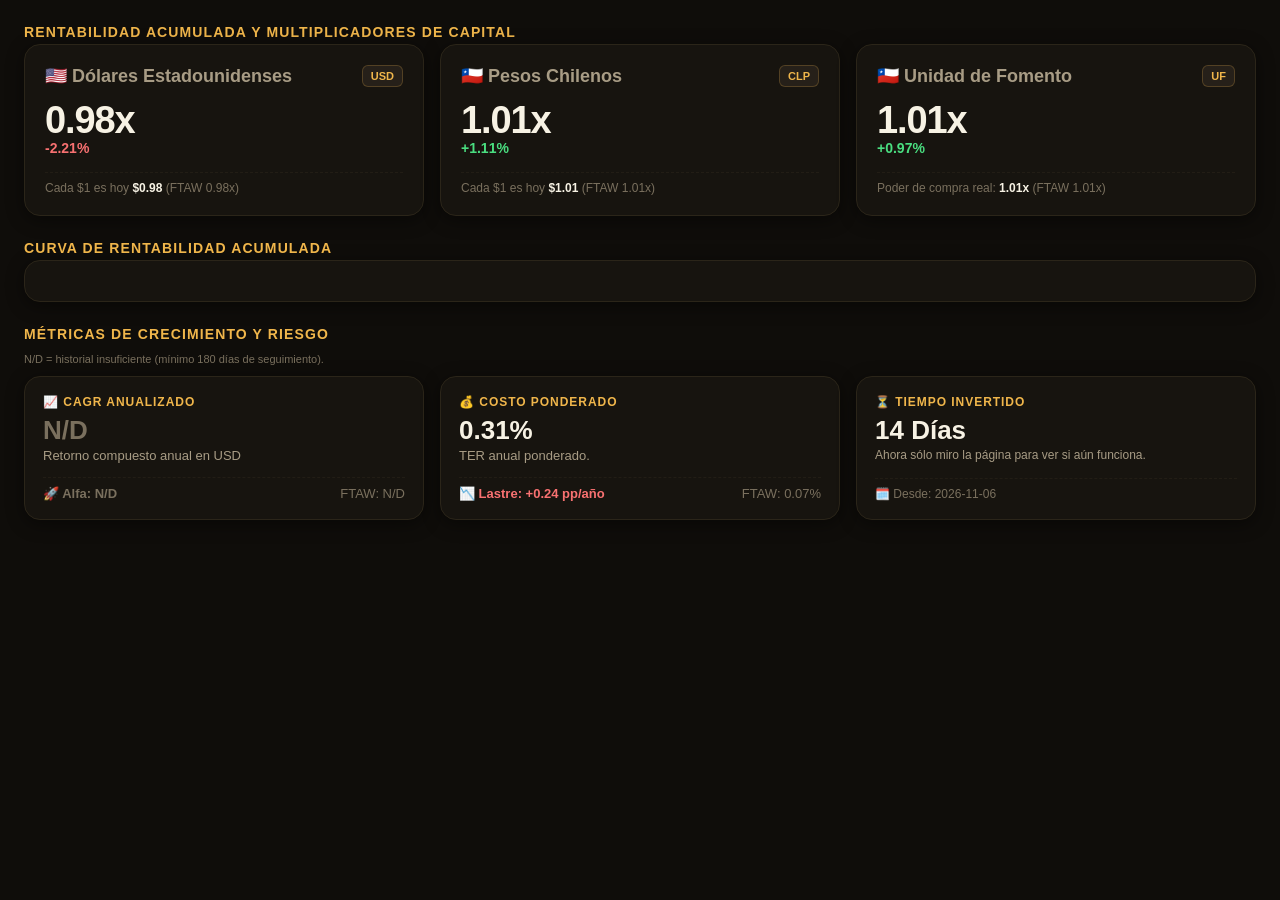
<file: dashboard_premium.html>
<!DOCTYPE html>
<html lang="es">
<head>
    <meta charset="UTF-8">
    <title>Fintech Executive Dashboard</title>
    <style>
        :root{
            --bg:#0f0d0a;        --surface:#17140f;
            --surface-2:#1f1b14; --surface-3:#262019;
            --border:#2b2519;    --border-soft:#221d15;
            --border-strong:#3d3426;
            --text:#e8e2d4;      --text-strong:#f7f2e4;
            --muted:#a89c85;     --faint:#7a705e;
            --accent:#f0b64b;    --accent-bright:#ffd280;
            --accent-dim:#f0b64b;
            --accent-soft:rgba(240,182,75,0.10);
            --accent-line:rgba(240,182,75,0.22);
            --pos:#4ade80;       --neg:#f87171;
        }

        * { box-sizing: border-box; }

        body {
            font-family: -apple-system, BlinkMacSystemFont, "Segoe UI", Roboto, sans-serif;
            margin: 0;
            padding: 24px;
            background-color: var(--bg);
            color: var(--text);
            color-scheme: dark;
        }

        ::selection { background: var(--accent); color: var(--bg); }

        .dashboard-wrapper {
            max-width: 1280px;
            margin: 0 auto;
            display: flex;
            flex-direction: column;
            gap: 24px;
        }

        .section-title {
            font-size: 14px;
            font-weight: 700;
            color: var(--accent-dim);
            text-transform: uppercase;
            letter-spacing: 0.08em;
            margin-bottom: 4px;
        }

        .grid-multipliers {
            display: grid;
            grid-template-columns: repeat(auto-fit, minmax(300px, 1fr));
            gap: 16px;
        }

        .multiplier-card {
            background: var(--surface);
            border: 1px solid var(--border);
            border-radius: 16px;
            padding: 20px;
            box-shadow: 0 4px 18px rgba(0,0,0,0.45);
            display: flex;
            flex-direction: column;
        }

        .multiplier-header {
            display: flex;
            justify-content: space-between;
            align-items: center;
            font-size: 18px;
            font-weight: 600;
            color: var(--muted);
        }

        .multiplier-badge {
            background: var(--surface-3);
            color: var(--accent);
            border: 1px solid var(--accent-line);
            padding: 4px 8px;
            border-radius: 6px;
            font-size: 11px;
            font-weight: 700;
        }

        .multiplier-value {
            font-size: 38px;
            font-weight: 800;
            color: var(--accent);
            margin: 12px 0 0 0;
            letter-spacing: -0.03em;
        }

        .multiplier-pct {
            font-size: 14px;
            font-weight: 700;
            margin-bottom: 12px;
            margin-top: -2px;
        }

        .multiplier-footer {
            font-size: 12px;
            color: var(--faint);
            border-top: 1px dashed var(--border-soft);
            padding-top: 8px;
            margin-top: 4px;
        }
        .multiplier-footer strong { color: var(--text-strong); }

        .chart-container {
            background: var(--surface);
            border: 1px solid var(--border);
            border-radius: 16px;
            padding: 20px;
            box-shadow: 0 4px 18px rgba(0,0,0,0.45);
        }

        .grid-kpis {
            display: grid;
            grid-template-columns: repeat(auto-fit, minmax(240px, 1fr));
            gap: 16px;
        }

        .kpi-card {
            background: var(--surface);
            border: 1px solid var(--border);
            border-radius: 16px;
            padding: 18px;
            box-shadow: 0 4px 18px rgba(0,0,0,0.45);
            display: flex;
            flex-direction: column;
            justify-content: space-between;
        }

        .kpi-big-value {
            font-size: 26px;
            font-weight: 800;
            margin-top: 6px;
            color: var(--text-strong);
        }

        .kpi-subtitle { font-size: 13px; color: var(--muted); margin-top: 2px; }

        .kpi-table {
            width: 100%;
            border-collapse: collapse;
            font-size: 13px;
            margin-top: 8px;
        }
        .kpi-table th, .kpi-table td { padding: 5px 0; text-align: right; }
        .kpi-table th {
            font-size: 9px;
            color: var(--faint);
            text-transform: uppercase;
            font-weight: 600;
        }
        .kpi-table td:first-child,
        .kpi-table th:first-child {
            text-align: left;
            font-weight: 600;
            color: var(--muted);
        }
        .kpi-table tr + tr td { border-top: 1px solid var(--border-soft); }

        .val-yo    { font-weight: 700; color: var(--accent); }
        .val-bench { color: var(--muted); font-weight: 500; }

        .card-highlight {
            background: linear-gradient(135deg, var(--surface) 0%, var(--surface-2) 100%);
            border-color: var(--border-strong);
        }

        ::-webkit-scrollbar { width: 10px; height: 10px; }
        ::-webkit-scrollbar-track { background: var(--bg); }
        ::-webkit-scrollbar-thumb { background: var(--border-strong); border-radius: 5px; }
        ::-webkit-scrollbar-thumb:hover { background: var(--accent-dim); }


        /* ── Botones del updatemenu: matar el hover blanco ── */
        .updatemenu-item-rect {
            fill: #1f1b14 !important;
            stroke: #3d3426 !important;
            stroke-width: 1px !important;
        }
        .updatemenu-button:hover .updatemenu-item-rect {
            fill: #262019 !important;
            stroke: #f0b64b !important;
        }
        .updatemenu-item-text {
            fill: #e8e2d4 !important;
        }
        .updatemenu-button:hover .updatemenu-item-text {
            fill: #f0b64b !important;
        }

        /* ── Lo mismo para el rangeselector (1m/6m/YTD…) ── */
        .rangeselector .button rect {
            fill: #1f1b14 !important;
            stroke: #2b2519 !important;
        }
        .rangeselector .button:hover rect {
            fill: #262019 !important;
            stroke: #b8862f !important;
        }
        .rangeselector .button text {
            fill: #e8e2d4 !important;
        }
    </style>
</head>
<body>

    <div class="dashboard-wrapper">
        
        <div>
            <div class="section-title">Rentabilidad Acumulada y Multiplicadores de Capital</div>
            <div class="grid-multipliers">
                <div class="multiplier-card">
                    <div class="multiplier-header"><span>🇺🇸 Dólares Estadounidenses</span><span class="multiplier-badge">USD</span></div>
                    <div class="multiplier-value" style="color: var(--text-strong)">0.98x</div>
                    <div class="multiplier-pct" style="color: #f87171;">-2.21%</div>
                    <div class="multiplier-footer">Cada $1 es hoy <strong>$0.98</strong> (FTAW 0.98x)</div>
                </div>
                <div class="multiplier-card">
                    <div class="multiplier-header"><span>🇨🇱 Pesos Chilenos</span><span class="multiplier-badge">CLP</span></div>
                    <div class="multiplier-value" style="color: var(--text-strong)">1.01x</div>
                    <div class="multiplier-pct" style="color: #4ade80;">+1.11%</div>
                    <div class="multiplier-footer">Cada $1 es hoy <strong>$1.01</strong> (FTAW 1.01x)</div>
                </div>
                <div class="multiplier-card">
                    <div class="multiplier-header"><span>🇨🇱 Unidad de Fomento</span><span class="multiplier-badge">UF</span></div>
                    <div class="multiplier-value" style="color: var(--text-strong)">1.01x</div>
                    <div class="multiplier-pct" style="color: #4ade80;">+0.97%</div>
                    <div class="multiplier-footer">Poder de compra real: <strong>1.01x</strong> (FTAW 1.01x)</div>
                </div>
            </div>
        </div>

        <div>
            <div class="section-title">Curva de Rentabilidad Acumulada</div>
            <div class="chart-container">
                <div>                        <script>window.PlotlyConfig = {MathJaxConfig: 'local'};</script>
        <script charset="utf-8" src="https://cdn.plot.ly/plotly-3.5.0.min.js" integrity="sha256-fHbNLP+GlIXN+efbQec78UkemUz3NJp7UmfGxC1tNxs=" crossorigin="anonymous"></script>                <div id="a99ff2df-7ea2-4d97-a8f2-dc66eaf0ff50" class="plotly-graph-div" style="height:100%; width:100%;"></div>            <script>                window.PLOTLYENV=window.PLOTLYENV || {};                                if (document.getElementById("a99ff2df-7ea2-4d97-a8f2-dc66eaf0ff50")) {                    Plotly.newPlot(                        "a99ff2df-7ea2-4d97-a8f2-dc66eaf0ff50",                        [{"fill":"tozeroy","fillcolor":"rgba(240,182,75,0.06)","line":{"color":"#f0b64b","width":3},"name":"Nekonometrics (USD)","visible":true,"x":["2026-11-06T00:00:00.000000000","2026-11-07T00:00:00.000000000","2026-11-08T00:00:00.000000000","2026-11-09T00:00:00.000000000","2026-11-10T00:00:00.000000000","2026-11-11T00:00:00.000000000","2026-11-12T00:00:00.000000000","2026-11-13T00:00:00.000000000","2026-11-14T00:00:00.000000000","2026-11-15T00:00:00.000000000","2026-11-16T00:00:00.000000000","2026-11-17T00:00:00.000000000","2026-11-18T00:00:00.000000000","2026-11-19T00:00:00.000000000","2026-11-20T00:00:00.000000000"],"y":{"dtype":"f8","bdata":"EIJEcuLY1D8QgkRy4tjUPxCCRHLi2NQ\u002f1BMDW5gN\u002fj+EkQooZj74P6BbpzwXLARAkBJ\u002fMqORAkDoU86qISn5P+hTzqohKfk\u002f6FPOqiEp+T+YJK+2y8nqP\u002fSrwr2Pl+y\u002fUDfX2eZC9r\u002fFsZz8AKYBwMWxnPwApgHA"},"type":"scatter"},{"line":{"color":"#8f8574","dash":"dot","width":1.5},"name":"FTAW (USD)","visible":true,"x":["2026-11-06T00:00:00.000000000","2026-11-07T00:00:00.000000000","2026-11-08T00:00:00.000000000","2026-11-09T00:00:00.000000000","2026-11-10T00:00:00.000000000","2026-11-11T00:00:00.000000000","2026-11-12T00:00:00.000000000","2026-11-13T00:00:00.000000000","2026-11-14T00:00:00.000000000","2026-11-15T00:00:00.000000000","2026-11-16T00:00:00.000000000","2026-11-17T00:00:00.000000000","2026-11-18T00:00:00.000000000","2026-11-19T00:00:00.000000000","2026-11-20T00:00:00.000000000"],"y":{"dtype":"f8","bdata":"AAAAAAAAAAAAAAAAAAAAAAAAAAAAAAAASDUcH2uf+T8w6LZLuOD0Py6O7mKjJAZACEXwKxjvBkDIV7CCfqz4P8hXsIJ+rPg\u002fyFewgn6s+D8w5coB\u002f3LwP0hTzpPoB\u002fK\u002f4KQVVjFr\u002fb8SyZ9eIa\u002f+vxLJn14hr\u002f6\u002f"},"type":"scatter"},{"fill":"tozeroy","fillcolor":"rgba(240,182,75,0.06)","line":{"color":"#f0b64b","width":3},"name":"Nekonometrics (CLP)","visible":false,"x":["2026-11-06T00:00:00.000000000","2026-11-07T00:00:00.000000000","2026-11-08T00:00:00.000000000","2026-11-09T00:00:00.000000000","2026-11-10T00:00:00.000000000","2026-11-11T00:00:00.000000000","2026-11-12T00:00:00.000000000","2026-11-13T00:00:00.000000000","2026-11-14T00:00:00.000000000","2026-11-15T00:00:00.000000000","2026-11-16T00:00:00.000000000","2026-11-17T00:00:00.000000000","2026-11-18T00:00:00.000000000","2026-11-19T00:00:00.000000000","2026-11-20T00:00:00.000000000"],"y":{"dtype":"f8","bdata":"UJUQXnF6xb9QlRBecXrFv1CVEF5xesW\u002fos45cxJ8AkCQAQUOM7bsP0jL2X\u002f7RQVA6MU+INLoCUBGs2kCaYUKQEazaQJphQpARrNpAmmFCkDi3CckkgIKQEQTHnHxB\u002fs\u002fcGisAiUy5z9AQHIiSLTbP6A3hHTJs\u002fE\u002f"},"type":"scatter"},{"line":{"color":"#8f8574","dash":"dot","width":1.5},"name":"FTAW (CLP)","visible":false,"x":["2026-11-06T00:00:00.000000000","2026-11-07T00:00:00.000000000","2026-11-08T00:00:00.000000000","2026-11-09T00:00:00.000000000","2026-11-10T00:00:00.000000000","2026-11-11T00:00:00.000000000","2026-11-12T00:00:00.000000000","2026-11-13T00:00:00.000000000","2026-11-14T00:00:00.000000000","2026-11-15T00:00:00.000000000","2026-11-16T00:00:00.000000000","2026-11-17T00:00:00.000000000","2026-11-18T00:00:00.000000000","2026-11-19T00:00:00.000000000","2026-11-20T00:00:00.000000000"],"y":{"dtype":"f8","bdata":"6LdPHdp737\u002fot08d2nvfv+i3Tx3ae9+\u002fRNbp3ZNCAECAOP8YVQXmP\u002fSPmg81PwdAniphcExQDkCYK2e6BUYKQJgrZ7oFRgpAmCtnugVGCkBcoWZl+5ILQOTSv4HlMvc\u002fIOGVONYl0T8QFQRxoFPnP3xhbqOpePY\u002f"},"type":"scatter"},{"fill":"tozeroy","fillcolor":"rgba(240,182,75,0.06)","line":{"color":"#f0b64b","width":3},"name":"Nekonometrics (Real UF)","visible":false,"x":["2026-11-06T00:00:00.000000000","2026-11-07T00:00:00.000000000","2026-11-08T00:00:00.000000000","2026-11-09T00:00:00.000000000","2026-11-10T00:00:00.000000000","2026-11-11T00:00:00.000000000","2026-11-12T00:00:00.000000000","2026-11-13T00:00:00.000000000","2026-11-14T00:00:00.000000000","2026-11-15T00:00:00.000000000","2026-11-16T00:00:00.000000000","2026-11-17T00:00:00.000000000","2026-11-18T00:00:00.000000000","2026-11-19T00:00:00.000000000","2026-11-20T00:00:00.000000000"],"y":{"dtype":"f8","bdata":"cJgQXnF6xb8QBU5V\u002fB\u002fHvxCZlH1rxci\u002fvMa5ZiQrAkD4aZlshe3qP64ElIvsrgRAGIhkLsctCUCsQqg9FacJQOBH697ygwlAar+IfdNgCUDm9kfwKt4IQPzCVJz7x\u002fg\u002fGFq3hSa94j9Az9yr6NDSPwDKcwlC7u4\u002f"},"type":"scatter"},{"line":{"color":"#8f8574","dash":"dot","width":1.5},"name":"FTAW (Real UF)","visible":false,"x":["2026-11-06T00:00:00.000000000","2026-11-07T00:00:00.000000000","2026-11-08T00:00:00.000000000","2026-11-09T00:00:00.000000000","2026-11-10T00:00:00.000000000","2026-11-11T00:00:00.000000000","2026-11-12T00:00:00.000000000","2026-11-13T00:00:00.000000000","2026-11-14T00:00:00.000000000","2026-11-15T00:00:00.000000000","2026-11-16T00:00:00.000000000","2026-11-17T00:00:00.000000000","2026-11-18T00:00:00.000000000","2026-11-19T00:00:00.000000000","2026-11-20T00:00:00.000000000"],"y":{"dtype":"f8","bdata":"eLlPHdp737\u002fwW0E0+Cbgv2xv5Gv8j+C\u002fKHOzQbzj\u002fz8wYWu9mT3kPx5ZBS7JpwZAuqrZJ0KUDUAuOqYCw2cJQIDNtVWjRAlA\u002fCDlpYYhCUDQ7DZzBm4KQHj1\u002fPVK9PQ\u002fQL9Y0WaMwD+4ZtEZlt7iP+QbrARROvQ\u002f"},"type":"scatter"}],                        {"template":{"data":{"barpolar":[{"marker":{"line":{"color":"rgb(17,17,17)","width":0.5},"pattern":{"fillmode":"overlay","size":10,"solidity":0.2}},"type":"barpolar"}],"bar":[{"error_x":{"color":"#f2f5fa"},"error_y":{"color":"#f2f5fa"},"marker":{"line":{"color":"rgb(17,17,17)","width":0.5},"pattern":{"fillmode":"overlay","size":10,"solidity":0.2}},"type":"bar"}],"carpet":[{"aaxis":{"endlinecolor":"#A2B1C6","gridcolor":"#506784","linecolor":"#506784","minorgridcolor":"#506784","startlinecolor":"#A2B1C6"},"baxis":{"endlinecolor":"#A2B1C6","gridcolor":"#506784","linecolor":"#506784","minorgridcolor":"#506784","startlinecolor":"#A2B1C6"},"type":"carpet"}],"choropleth":[{"colorbar":{"outlinewidth":0,"ticks":""},"type":"choropleth"}],"contourcarpet":[{"colorbar":{"outlinewidth":0,"ticks":""},"type":"contourcarpet"}],"contour":[{"colorbar":{"outlinewidth":0,"ticks":""},"colorscale":[[0.0,"#0d0887"],[0.1111111111111111,"#46039f"],[0.2222222222222222,"#7201a8"],[0.3333333333333333,"#9c179e"],[0.4444444444444444,"#bd3786"],[0.5555555555555556,"#d8576b"],[0.6666666666666666,"#ed7953"],[0.7777777777777778,"#fb9f3a"],[0.8888888888888888,"#fdca26"],[1.0,"#f0f921"]],"type":"contour"}],"heatmap":[{"colorbar":{"outlinewidth":0,"ticks":""},"colorscale":[[0.0,"#0d0887"],[0.1111111111111111,"#46039f"],[0.2222222222222222,"#7201a8"],[0.3333333333333333,"#9c179e"],[0.4444444444444444,"#bd3786"],[0.5555555555555556,"#d8576b"],[0.6666666666666666,"#ed7953"],[0.7777777777777778,"#fb9f3a"],[0.8888888888888888,"#fdca26"],[1.0,"#f0f921"]],"type":"heatmap"}],"histogram2dcontour":[{"colorbar":{"outlinewidth":0,"ticks":""},"colorscale":[[0.0,"#0d0887"],[0.1111111111111111,"#46039f"],[0.2222222222222222,"#7201a8"],[0.3333333333333333,"#9c179e"],[0.4444444444444444,"#bd3786"],[0.5555555555555556,"#d8576b"],[0.6666666666666666,"#ed7953"],[0.7777777777777778,"#fb9f3a"],[0.8888888888888888,"#fdca26"],[1.0,"#f0f921"]],"type":"histogram2dcontour"}],"histogram2d":[{"colorbar":{"outlinewidth":0,"ticks":""},"colorscale":[[0.0,"#0d0887"],[0.1111111111111111,"#46039f"],[0.2222222222222222,"#7201a8"],[0.3333333333333333,"#9c179e"],[0.4444444444444444,"#bd3786"],[0.5555555555555556,"#d8576b"],[0.6666666666666666,"#ed7953"],[0.7777777777777778,"#fb9f3a"],[0.8888888888888888,"#fdca26"],[1.0,"#f0f921"]],"type":"histogram2d"}],"histogram":[{"marker":{"pattern":{"fillmode":"overlay","size":10,"solidity":0.2}},"type":"histogram"}],"mesh3d":[{"colorbar":{"outlinewidth":0,"ticks":""},"type":"mesh3d"}],"parcoords":[{"line":{"colorbar":{"outlinewidth":0,"ticks":""}},"type":"parcoords"}],"pie":[{"automargin":true,"type":"pie"}],"scatter3d":[{"line":{"colorbar":{"outlinewidth":0,"ticks":""}},"marker":{"colorbar":{"outlinewidth":0,"ticks":""}},"type":"scatter3d"}],"scattercarpet":[{"marker":{"colorbar":{"outlinewidth":0,"ticks":""}},"type":"scattercarpet"}],"scattergeo":[{"marker":{"colorbar":{"outlinewidth":0,"ticks":""}},"type":"scattergeo"}],"scattergl":[{"marker":{"line":{"color":"#283442"}},"type":"scattergl"}],"scattermapbox":[{"marker":{"colorbar":{"outlinewidth":0,"ticks":""}},"type":"scattermapbox"}],"scattermap":[{"marker":{"colorbar":{"outlinewidth":0,"ticks":""}},"type":"scattermap"}],"scatterpolargl":[{"marker":{"colorbar":{"outlinewidth":0,"ticks":""}},"type":"scatterpolargl"}],"scatterpolar":[{"marker":{"colorbar":{"outlinewidth":0,"ticks":""}},"type":"scatterpolar"}],"scatter":[{"marker":{"line":{"color":"#283442"}},"type":"scatter"}],"scatterternary":[{"marker":{"colorbar":{"outlinewidth":0,"ticks":""}},"type":"scatterternary"}],"surface":[{"colorbar":{"outlinewidth":0,"ticks":""},"colorscale":[[0.0,"#0d0887"],[0.1111111111111111,"#46039f"],[0.2222222222222222,"#7201a8"],[0.3333333333333333,"#9c179e"],[0.4444444444444444,"#bd3786"],[0.5555555555555556,"#d8576b"],[0.6666666666666666,"#ed7953"],[0.7777777777777778,"#fb9f3a"],[0.8888888888888888,"#fdca26"],[1.0,"#f0f921"]],"type":"surface"}],"table":[{"cells":{"fill":{"color":"#506784"},"line":{"color":"rgb(17,17,17)"}},"header":{"fill":{"color":"#2a3f5f"},"line":{"color":"rgb(17,17,17)"}},"type":"table"}]},"layout":{"annotationdefaults":{"arrowcolor":"#f2f5fa","arrowhead":0,"arrowwidth":1},"autotypenumbers":"strict","coloraxis":{"colorbar":{"outlinewidth":0,"ticks":""}},"colorscale":{"diverging":[[0,"#8e0152"],[0.1,"#c51b7d"],[0.2,"#de77ae"],[0.3,"#f1b6da"],[0.4,"#fde0ef"],[0.5,"#f7f7f7"],[0.6,"#e6f5d0"],[0.7,"#b8e186"],[0.8,"#7fbc41"],[0.9,"#4d9221"],[1,"#276419"]],"sequential":[[0.0,"#0d0887"],[0.1111111111111111,"#46039f"],[0.2222222222222222,"#7201a8"],[0.3333333333333333,"#9c179e"],[0.4444444444444444,"#bd3786"],[0.5555555555555556,"#d8576b"],[0.6666666666666666,"#ed7953"],[0.7777777777777778,"#fb9f3a"],[0.8888888888888888,"#fdca26"],[1.0,"#f0f921"]],"sequentialminus":[[0.0,"#0d0887"],[0.1111111111111111,"#46039f"],[0.2222222222222222,"#7201a8"],[0.3333333333333333,"#9c179e"],[0.4444444444444444,"#bd3786"],[0.5555555555555556,"#d8576b"],[0.6666666666666666,"#ed7953"],[0.7777777777777778,"#fb9f3a"],[0.8888888888888888,"#fdca26"],[1.0,"#f0f921"]]},"colorway":["#636efa","#EF553B","#00cc96","#ab63fa","#FFA15A","#19d3f3","#FF6692","#B6E880","#FF97FF","#FECB52"],"font":{"color":"#f2f5fa"},"geo":{"bgcolor":"rgb(17,17,17)","lakecolor":"rgb(17,17,17)","landcolor":"rgb(17,17,17)","showlakes":true,"showland":true,"subunitcolor":"#506784"},"hoverlabel":{"align":"left"},"hovermode":"closest","mapbox":{"style":"dark"},"paper_bgcolor":"rgb(17,17,17)","plot_bgcolor":"rgb(17,17,17)","polar":{"angularaxis":{"gridcolor":"#506784","linecolor":"#506784","ticks":""},"bgcolor":"rgb(17,17,17)","radialaxis":{"gridcolor":"#506784","linecolor":"#506784","ticks":""}},"scene":{"xaxis":{"backgroundcolor":"rgb(17,17,17)","gridcolor":"#506784","gridwidth":2,"linecolor":"#506784","showbackground":true,"ticks":"","zerolinecolor":"#C8D4E3"},"yaxis":{"backgroundcolor":"rgb(17,17,17)","gridcolor":"#506784","gridwidth":2,"linecolor":"#506784","showbackground":true,"ticks":"","zerolinecolor":"#C8D4E3"},"zaxis":{"backgroundcolor":"rgb(17,17,17)","gridcolor":"#506784","gridwidth":2,"linecolor":"#506784","showbackground":true,"ticks":"","zerolinecolor":"#C8D4E3"}},"shapedefaults":{"line":{"color":"#f2f5fa"}},"sliderdefaults":{"bgcolor":"#C8D4E3","bordercolor":"rgb(17,17,17)","borderwidth":1,"tickwidth":0},"ternary":{"aaxis":{"gridcolor":"#506784","linecolor":"#506784","ticks":""},"baxis":{"gridcolor":"#506784","linecolor":"#506784","ticks":""},"bgcolor":"rgb(17,17,17)","caxis":{"gridcolor":"#506784","linecolor":"#506784","ticks":""}},"title":{"x":0.05},"updatemenudefaults":{"bgcolor":"#506784","borderwidth":0},"xaxis":{"automargin":true,"gridcolor":"#283442","linecolor":"#506784","ticks":"","title":{"standoff":15},"zerolinecolor":"#283442","zerolinewidth":2},"yaxis":{"automargin":true,"gridcolor":"#283442","linecolor":"#506784","ticks":"","title":{"standoff":15},"zerolinecolor":"#283442","zerolinewidth":2}}},"font":{"color":"#e8e2d4","size":12},"title":{"font":{"color":"#f7f2e4","size":15},"text":"\u003cb\u003eRentabilidad acumulada \u00b7 USD\u003c\u002fb\u003e","x":0.01,"xanchor":"left","y":0.97,"yanchor":"top"},"hoverlabel":{"font":{"color":"#f5e6c8","size":12},"bgcolor":"#1f1b14","bordercolor":"#b8862f"},"margin":{"t":135,"b":75,"l":55,"r":25},"yaxis":{"tickfont":{"color":"#a89c85"},"title":{"font":{"color":"#a89c85"}},"range":[-2.505819812876506,4.088971539058825],"ticksuffix":"%","zeroline":true,"zerolinecolor":"#4a3f2a","zerolinewidth":2,"gridcolor":"#231e16"},"xaxis":{"tickfont":{"color":"#a89c85"},"rangeselector":{"font":{"color":"#e8e2d4","size":11},"x":0.5,"xanchor":"center","y":1.2,"yanchor":"top","bgcolor":"#1f1b14","activecolor":"#3d3426","bordercolor":"#2b2519","borderwidth":1,"buttons":[{"count":1,"label":"1m","step":"month","stepmode":"backward"},{"count":6,"label":"6m","step":"month","stepmode":"backward"},{"count":1,"label":"YTD","step":"year","stepmode":"todate"},{"count":1,"label":"1y","step":"year","stepmode":"backward"},{"step":"all"}]},"showgrid":true,"gridcolor":"#1c1811","type":"date"},"legend":{"font":{"color":"#a89c85","size":11},"orientation":"h","yanchor":"top","y":-0.16,"xanchor":"center","x":0.5,"bgcolor":"rgba(0,0,0,0)"},"modebar":{"bgcolor":"rgba(0,0,0,0)","color":"#7a705e","activecolor":"#f0b64b"},"paper_bgcolor":"#0f0d0a","plot_bgcolor":"#0f0d0a","updatemenus":[{"active":0,"bgcolor":"#1f1b14","bordercolor":"#3d3426","borderwidth":1,"buttons":[{"args":[{"visible":[true,true,false,false,false,false]},{"yaxis.title.text":"Retorno Neto USD (%)","title.text":"\u003cb\u003eRentabilidad acumulada \u00b7 USD\u003c\u002fb\u003e"}],"label":"\ud83c\uddfa\ud83c\uddf8 USD","method":"update"},{"args":[{"visible":[false,false,true,true,false,false]},{"yaxis.title.text":"Retorno Neto CLP (%)","title.text":"\u003cb\u003eRentabilidad acumulada \u00b7 CLP\u003c\u002fb\u003e"}],"label":"\ud83c\udde8\ud83c\uddf1 CLP","method":"update"},{"args":[{"visible":[false,false,false,false,true,true]},{"yaxis.title.text":"Retorno Neto UF (%)","title.text":"\u003cb\u003eRentabilidad acumulada \u00b7 UF\u003c\u002fb\u003e"}],"label":"\ud83c\udde8\ud83c\uddf1 UF","method":"update"}],"direction":"right","font":{"color":"#e8e2d4","size":12},"pad":{"r":6,"t":6},"showactive":true,"type":"buttons","x":0.5,"xanchor":"center","y":1.41,"yanchor":"top"}],"hovermode":"x unified"},                        {"responsive": true}                    )                };            </script>        </div>
            </div>
        </div>

        <div>
            <div class="section-title">Métricas de crecimiento y riesgo</div>

            <p style="font-size: 11px; color: var(--faint);">
                        N/D = historial insuficiente (mínimo 180 días de seguimiento).
                    </p>
            <div class="grid-kpis">

                    
                
                <div class="kpi-card card">
                    <div>
                        <div class="section-title" style="color: var(--accent-dim); font-size:12px;">📈 CAGR Anualizado</div>
                        <div class="kpi-big-value" style="color: #7a705e; min-height: 1.2em;">N/D</div>
                        <div class="kpi-subtitle">Retorno compuesto anual en USD</div>
                    </div>
                    <div style="margin-top: 14px; border-top: 1px dashed var(--border-soft); padding-top: 8px; display: flex; justify-content: space-between; font-size: 13px;">
                        <span style="color: #7a705e; font-weight: 700;">🚀 Alfa: N/D</span>
                        <span style="color: var(--faint);">FTAW: N/D</span>
                    </div>

                    
                </div>


                <div class="kpi-card">
                    <div>
                        <div class="section-title" style="var(--accent-dim); font-size:12px;">💰 Costo ponderado</div>
                        <div class="kpi-big-value" style="color: var(--text-strong); min-height: 1.2em;">0.31%</div>
                        <div class="kpi-subtitle">TER anual ponderado.</div>
                    </div>
                    <div style="margin-top: 14px; border-top: 1px dashed var(--border-soft); padding-top: 8px; display: flex; justify-content: space-between; font-size: 13px;">
                        <span style="color: #f87171; font-weight: 700;">📉 Lastre: +0.24 pp/año</span>
                        <span style="color: var(--faint);">FTAW: 0.07%</span>
                    </div>
                </div>



             


                <div class="kpi-card">
                    <div>
                        <div class="section-title" style="font-size:12px; color: var(--accent-dim);">⏳ Tiempo invertido</div>
                        <div class="kpi-big-value" color:#1e293b; font-weight:700;">14 Días</div>
                        <div class="kpi-subtitle" style="font-size: 12px; color: var(--muted); margin-top: 2px;">Ahora sólo miro la página para ver si aún funciona.</div>
                    </div>
                    <div style="margin-top: 14px; border-top: 1px dashed var(--border-soft); padding-top: 8px; display: flex; justify-content: space-between; font-size: 12px; color: var(--faint);">
                        <span>🗓️ Desde: 2026-11-06</span>
                        
                    </div>
                </div>

            </div>
        </div>

    </div>

</body>
</html>
</file>
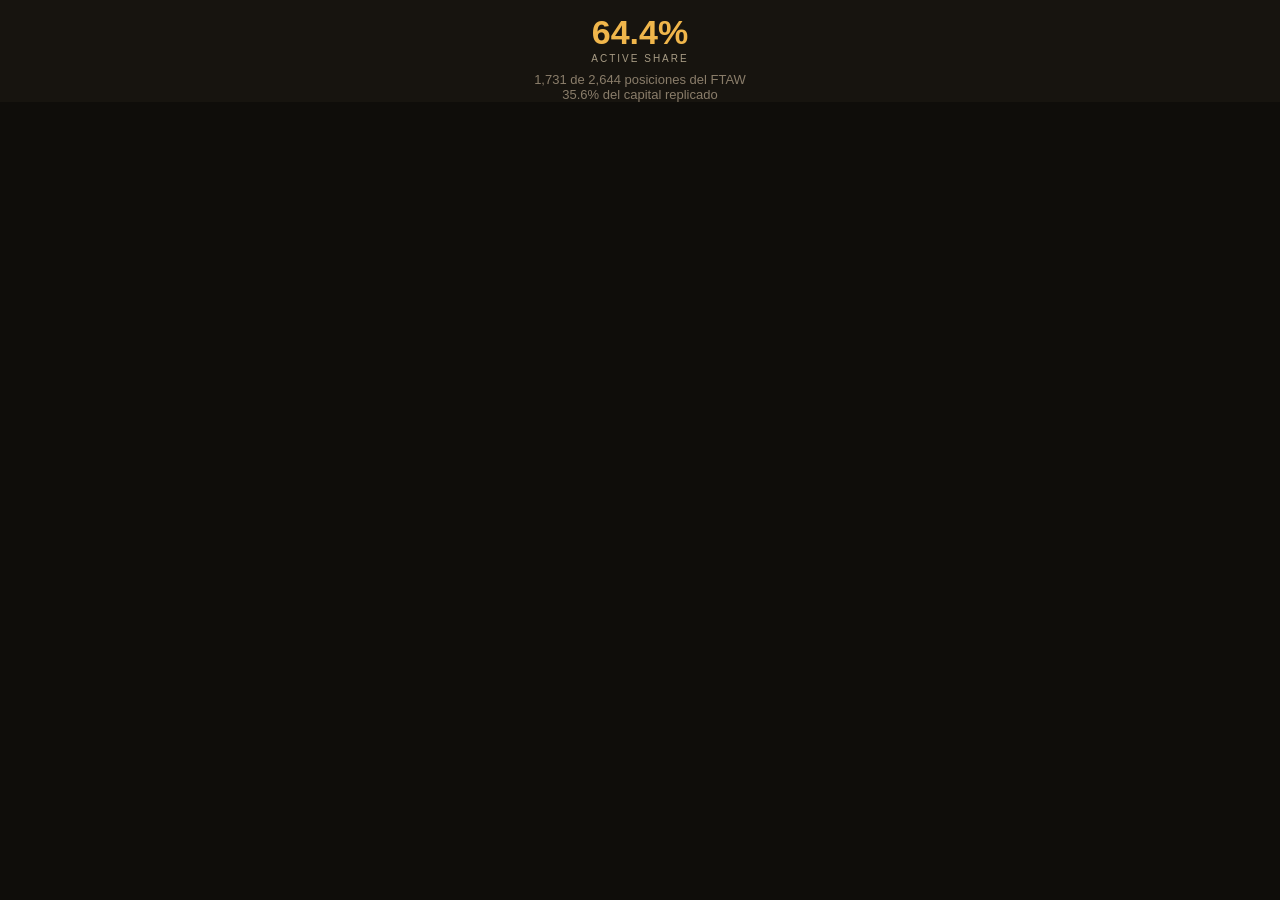
<file: dona_overlap_puro.html>
<html>
<head><meta charset="utf-8" />
        <style>
            body { margin: 0; background: #0f0d0a; }
        </style>
    </head>
<body>
    <div style="font-family:'Segoe UI',sans-serif; background:#17140f;
                padding:14px 0 0 0; text-align:center;">
        <div style="font-size:34px; color:#f0b64b; font-weight:600; line-height:1.1;">
            64.4%
        </div>
        <div style="font-size:10px; letter-spacing:2px; color:#a89c85;
                    margin-top:2px;">ACTIVE SHARE</div>
        <div style="font-size:13px; color:#8a7d6a; margin-top:8px;">
            1,731 de 2,644 posiciones del FTAW <br>
            35.6% del capital replicado
        </div>
    </div>
    
    <div>                        <script>window.PlotlyConfig = {MathJaxConfig: 'local'};</script>
        <script charset="utf-8" src="https://cdn.plot.ly/plotly-3.5.0.min.js" integrity="sha256-fHbNLP+GlIXN+efbQec78UkemUz3NJp7UmfGxC1tNxs=" crossorigin="anonymous"></script>                <div id="78932fd1-934f-4337-b1c8-7be302970ecb" class="plotly-graph-div" style="height:498px; width:100%;"></div>            <script>                window.PLOTLYENV=window.PLOTLYENV || {};                                if (document.getElementById("78932fd1-934f-4337-b1c8-7be302970ecb")) {                    Plotly.newPlot(                        "78932fd1-934f-4337-b1c8-7be302970ecb",                        [{"cliponaxis":false,"hovertemplate":"\u003cb\u003e%{x}\u003c\u002fb\u003e \u00b7 en com\u00fan: %{y:.1f}%\u003cextra\u003e\u003c\u002fextra\u003e","insidetextanchor":"middle","legendgroup":"comun","marker":{"color":"#56422d","line":{"color":"#17140f","width":2}},"name":"En com\u00fan","showlegend":true,"text":["35.6%","65.5%"],"textfont":{"color":"#e8e2d4","family":"Arial","size":16},"textposition":"auto","x":["Capital","Posiciones"],"y":[35.620980670767445,65.46898638426626],"type":"bar"},{"cliponaxis":false,"hovertemplate":"\u003cb\u003e%{x}\u003c\u002fb\u003e \u00b7 diferencial: %{y:.1f}%\u003cextra\u003e\u003c\u002fextra\u003e","insidetextanchor":"middle","legendgroup":"propio","marker":{"color":"#f0b64b","line":{"color":"#17140f","width":2}},"name":"Diferencial","showlegend":true,"text":["64.4%","34.5%"],"textfont":{"color":"#2a2118","family":"Arial","size":16},"textposition":"auto","x":["Capital","Posiciones"],"y":[64.37901932923256,34.53101361573374],"type":"bar"}],                        {"template":{"data":{"histogram2dcontour":[{"type":"histogram2dcontour","colorbar":{"outlinewidth":0,"ticks":""},"colorscale":[[0.0,"#0d0887"],[0.1111111111111111,"#46039f"],[0.2222222222222222,"#7201a8"],[0.3333333333333333,"#9c179e"],[0.4444444444444444,"#bd3786"],[0.5555555555555556,"#d8576b"],[0.6666666666666666,"#ed7953"],[0.7777777777777778,"#fb9f3a"],[0.8888888888888888,"#fdca26"],[1.0,"#f0f921"]]}],"choropleth":[{"type":"choropleth","colorbar":{"outlinewidth":0,"ticks":""}}],"histogram2d":[{"type":"histogram2d","colorbar":{"outlinewidth":0,"ticks":""},"colorscale":[[0.0,"#0d0887"],[0.1111111111111111,"#46039f"],[0.2222222222222222,"#7201a8"],[0.3333333333333333,"#9c179e"],[0.4444444444444444,"#bd3786"],[0.5555555555555556,"#d8576b"],[0.6666666666666666,"#ed7953"],[0.7777777777777778,"#fb9f3a"],[0.8888888888888888,"#fdca26"],[1.0,"#f0f921"]]}],"heatmap":[{"type":"heatmap","colorbar":{"outlinewidth":0,"ticks":""},"colorscale":[[0.0,"#0d0887"],[0.1111111111111111,"#46039f"],[0.2222222222222222,"#7201a8"],[0.3333333333333333,"#9c179e"],[0.4444444444444444,"#bd3786"],[0.5555555555555556,"#d8576b"],[0.6666666666666666,"#ed7953"],[0.7777777777777778,"#fb9f3a"],[0.8888888888888888,"#fdca26"],[1.0,"#f0f921"]]}],"contourcarpet":[{"type":"contourcarpet","colorbar":{"outlinewidth":0,"ticks":""}}],"contour":[{"type":"contour","colorbar":{"outlinewidth":0,"ticks":""},"colorscale":[[0.0,"#0d0887"],[0.1111111111111111,"#46039f"],[0.2222222222222222,"#7201a8"],[0.3333333333333333,"#9c179e"],[0.4444444444444444,"#bd3786"],[0.5555555555555556,"#d8576b"],[0.6666666666666666,"#ed7953"],[0.7777777777777778,"#fb9f3a"],[0.8888888888888888,"#fdca26"],[1.0,"#f0f921"]]}],"surface":[{"type":"surface","colorbar":{"outlinewidth":0,"ticks":""},"colorscale":[[0.0,"#0d0887"],[0.1111111111111111,"#46039f"],[0.2222222222222222,"#7201a8"],[0.3333333333333333,"#9c179e"],[0.4444444444444444,"#bd3786"],[0.5555555555555556,"#d8576b"],[0.6666666666666666,"#ed7953"],[0.7777777777777778,"#fb9f3a"],[0.8888888888888888,"#fdca26"],[1.0,"#f0f921"]]}],"mesh3d":[{"type":"mesh3d","colorbar":{"outlinewidth":0,"ticks":""}}],"scatter":[{"fillpattern":{"fillmode":"overlay","size":10,"solidity":0.2},"type":"scatter"}],"parcoords":[{"type":"parcoords","line":{"colorbar":{"outlinewidth":0,"ticks":""}}}],"scatterpolargl":[{"type":"scatterpolargl","marker":{"colorbar":{"outlinewidth":0,"ticks":""}}}],"bar":[{"error_x":{"color":"#2a3f5f"},"error_y":{"color":"#2a3f5f"},"marker":{"line":{"color":"#E5ECF6","width":0.5},"pattern":{"fillmode":"overlay","size":10,"solidity":0.2}},"type":"bar"}],"scattergeo":[{"type":"scattergeo","marker":{"colorbar":{"outlinewidth":0,"ticks":""}}}],"scatterpolar":[{"type":"scatterpolar","marker":{"colorbar":{"outlinewidth":0,"ticks":""}}}],"histogram":[{"marker":{"pattern":{"fillmode":"overlay","size":10,"solidity":0.2}},"type":"histogram"}],"scattergl":[{"type":"scattergl","marker":{"colorbar":{"outlinewidth":0,"ticks":""}}}],"scatter3d":[{"type":"scatter3d","line":{"colorbar":{"outlinewidth":0,"ticks":""}},"marker":{"colorbar":{"outlinewidth":0,"ticks":""}}}],"scattermap":[{"type":"scattermap","marker":{"colorbar":{"outlinewidth":0,"ticks":""}}}],"scattermapbox":[{"type":"scattermapbox","marker":{"colorbar":{"outlinewidth":0,"ticks":""}}}],"scatterternary":[{"type":"scatterternary","marker":{"colorbar":{"outlinewidth":0,"ticks":""}}}],"scattercarpet":[{"type":"scattercarpet","marker":{"colorbar":{"outlinewidth":0,"ticks":""}}}],"carpet":[{"aaxis":{"endlinecolor":"#2a3f5f","gridcolor":"white","linecolor":"white","minorgridcolor":"white","startlinecolor":"#2a3f5f"},"baxis":{"endlinecolor":"#2a3f5f","gridcolor":"white","linecolor":"white","minorgridcolor":"white","startlinecolor":"#2a3f5f"},"type":"carpet"}],"table":[{"cells":{"fill":{"color":"#EBF0F8"},"line":{"color":"white"}},"header":{"fill":{"color":"#C8D4E3"},"line":{"color":"white"}},"type":"table"}],"barpolar":[{"marker":{"line":{"color":"#E5ECF6","width":0.5},"pattern":{"fillmode":"overlay","size":10,"solidity":0.2}},"type":"barpolar"}],"pie":[{"automargin":true,"type":"pie"}]},"layout":{"autotypenumbers":"strict","colorway":["#636efa","#EF553B","#00cc96","#ab63fa","#FFA15A","#19d3f3","#FF6692","#B6E880","#FF97FF","#FECB52"],"font":{"color":"#2a3f5f"},"hovermode":"closest","hoverlabel":{"align":"left"},"paper_bgcolor":"white","plot_bgcolor":"#E5ECF6","polar":{"bgcolor":"#E5ECF6","angularaxis":{"gridcolor":"white","linecolor":"white","ticks":""},"radialaxis":{"gridcolor":"white","linecolor":"white","ticks":""}},"ternary":{"bgcolor":"#E5ECF6","aaxis":{"gridcolor":"white","linecolor":"white","ticks":""},"baxis":{"gridcolor":"white","linecolor":"white","ticks":""},"caxis":{"gridcolor":"white","linecolor":"white","ticks":""}},"coloraxis":{"colorbar":{"outlinewidth":0,"ticks":""}},"colorscale":{"sequential":[[0.0,"#0d0887"],[0.1111111111111111,"#46039f"],[0.2222222222222222,"#7201a8"],[0.3333333333333333,"#9c179e"],[0.4444444444444444,"#bd3786"],[0.5555555555555556,"#d8576b"],[0.6666666666666666,"#ed7953"],[0.7777777777777778,"#fb9f3a"],[0.8888888888888888,"#fdca26"],[1.0,"#f0f921"]],"sequentialminus":[[0.0,"#0d0887"],[0.1111111111111111,"#46039f"],[0.2222222222222222,"#7201a8"],[0.3333333333333333,"#9c179e"],[0.4444444444444444,"#bd3786"],[0.5555555555555556,"#d8576b"],[0.6666666666666666,"#ed7953"],[0.7777777777777778,"#fb9f3a"],[0.8888888888888888,"#fdca26"],[1.0,"#f0f921"]],"diverging":[[0,"#8e0152"],[0.1,"#c51b7d"],[0.2,"#de77ae"],[0.3,"#f1b6da"],[0.4,"#fde0ef"],[0.5,"#f7f7f7"],[0.6,"#e6f5d0"],[0.7,"#b8e186"],[0.8,"#7fbc41"],[0.9,"#4d9221"],[1,"#276419"]]},"xaxis":{"gridcolor":"white","linecolor":"white","ticks":"","title":{"standoff":15},"zerolinecolor":"white","automargin":true,"zerolinewidth":2},"yaxis":{"gridcolor":"white","linecolor":"white","ticks":"","title":{"standoff":15},"zerolinecolor":"white","automargin":true,"zerolinewidth":2},"scene":{"xaxis":{"backgroundcolor":"#E5ECF6","gridcolor":"white","linecolor":"white","showbackground":true,"ticks":"","zerolinecolor":"white","gridwidth":2},"yaxis":{"backgroundcolor":"#E5ECF6","gridcolor":"white","linecolor":"white","showbackground":true,"ticks":"","zerolinecolor":"white","gridwidth":2},"zaxis":{"backgroundcolor":"#E5ECF6","gridcolor":"white","linecolor":"white","showbackground":true,"ticks":"","zerolinecolor":"white","gridwidth":2}},"shapedefaults":{"line":{"color":"#2a3f5f"}},"annotationdefaults":{"arrowcolor":"#2a3f5f","arrowhead":0,"arrowwidth":1},"geo":{"bgcolor":"white","landcolor":"#E5ECF6","subunitcolor":"white","showland":true,"showlakes":true,"lakecolor":"white"},"title":{"x":0.05},"mapbox":{"style":"light"}}},"margin":{"l":20,"r":20,"t":25,"b":35},"xaxis":{"tickfont":{"size":14,"color":"#e8e2d4"},"showgrid":false,"zeroline":false,"ticks":""},"yaxis":{"range":[0,100],"showgrid":false,"zeroline":false,"showticklabels":false,"ticks":""},"legend":{"font":{"size":12,"color":"#a89c85"},"orientation":"h","y":1.1,"x":0.5,"xanchor":"center","bgcolor":"rgba(0,0,0,0)"},"barmode":"stack","bargap":0.52,"plot_bgcolor":"#17140f","paper_bgcolor":"#17140f","height":498},                        {"responsive": true}                    )                };            </script>        </div>


    </body>
</html>
</file>
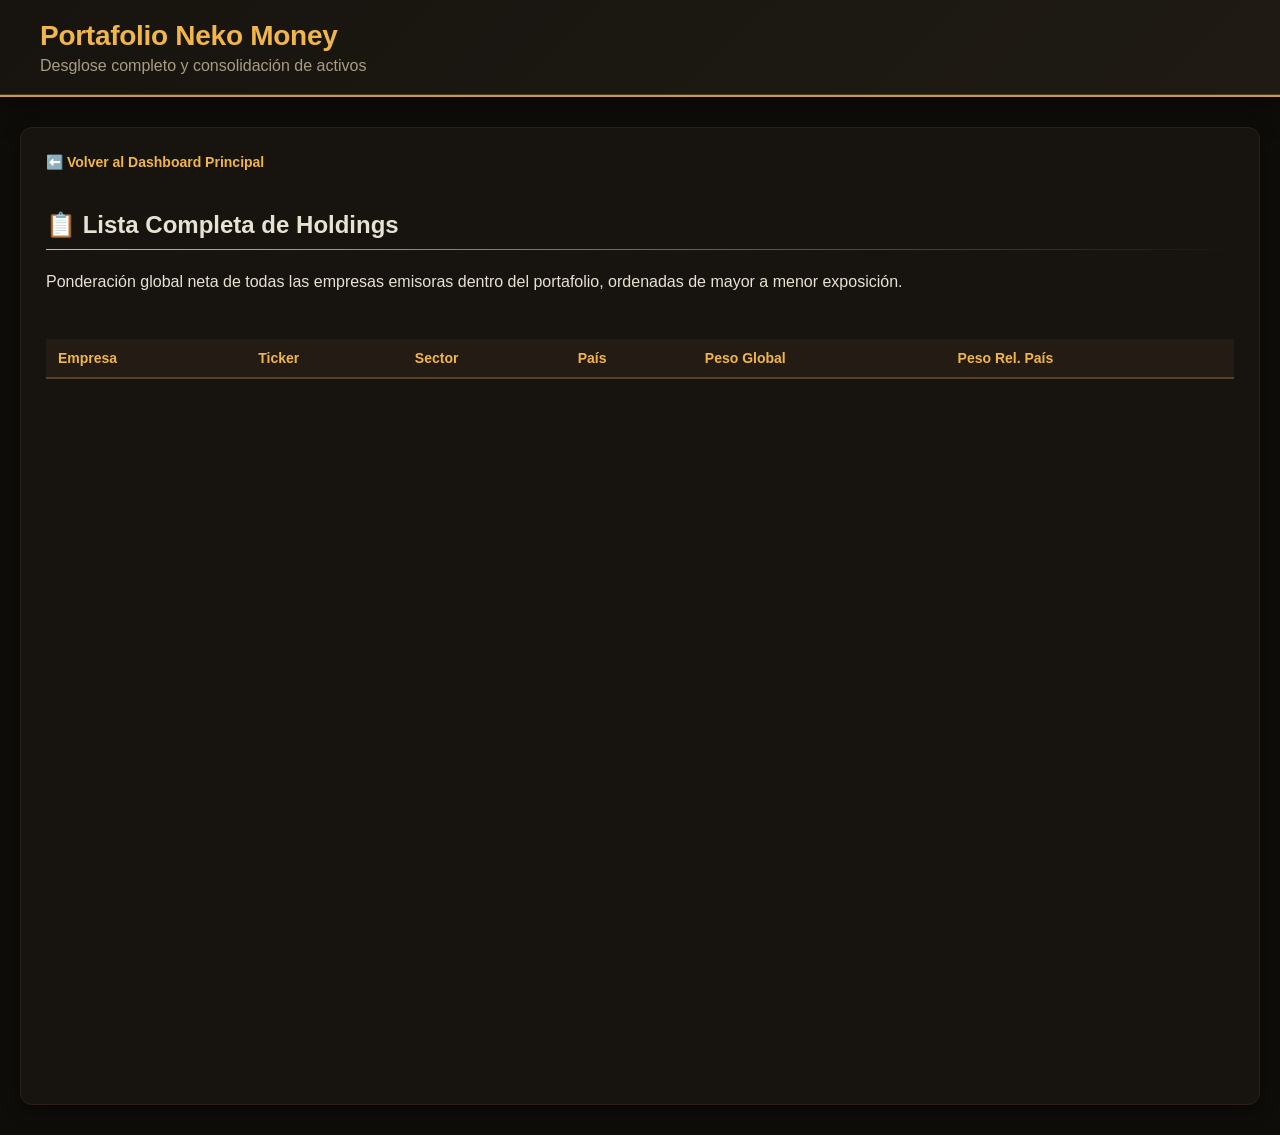
<file: holdings_completo.html>
<!DOCTYPE html>
<html lang="es">
<head>
    <meta charset="UTF-8">
    <meta name="viewport" content="width=device-width, initial-scale=1.0">
    <title>Lista Completa de Holdings - Portafolio Neko Money</title>
    <link rel="stylesheet" href="styles.css">
</head>
<body>

    <div class="header">
        <h1>Portafolio Neko Money</h1>
        <p>Desglose completo y consolidación de activos</p>
    </div>

    <div class="container">
        
        <div class="card">

            <div style="margin-bottom: 20px;">
                <a href="index.html" style="color: #f0b64b; text-decoration: none; font-weight: bold; font-size: 14px;">
                    ⬅️ Volver al Dashboard Principal
                </a>
            </div>

            <h2>📋 Lista Completa de Holdings</h2>
            <p class="card-subtitle">Ponderación global neta de todas las empresas emisoras dentro del portafolio, ordenadas de mayor a menor exposición.</p>

            
            
            <div style="height: 750px; margin-top: 20px;">
                <iframe src="tabla_holdings.html" title="Tabla Completa" style="width: 100%; height: 100%; border: none;"></iframe>
            </div>
        </div>

    </div>

</body>
</html>
</file>
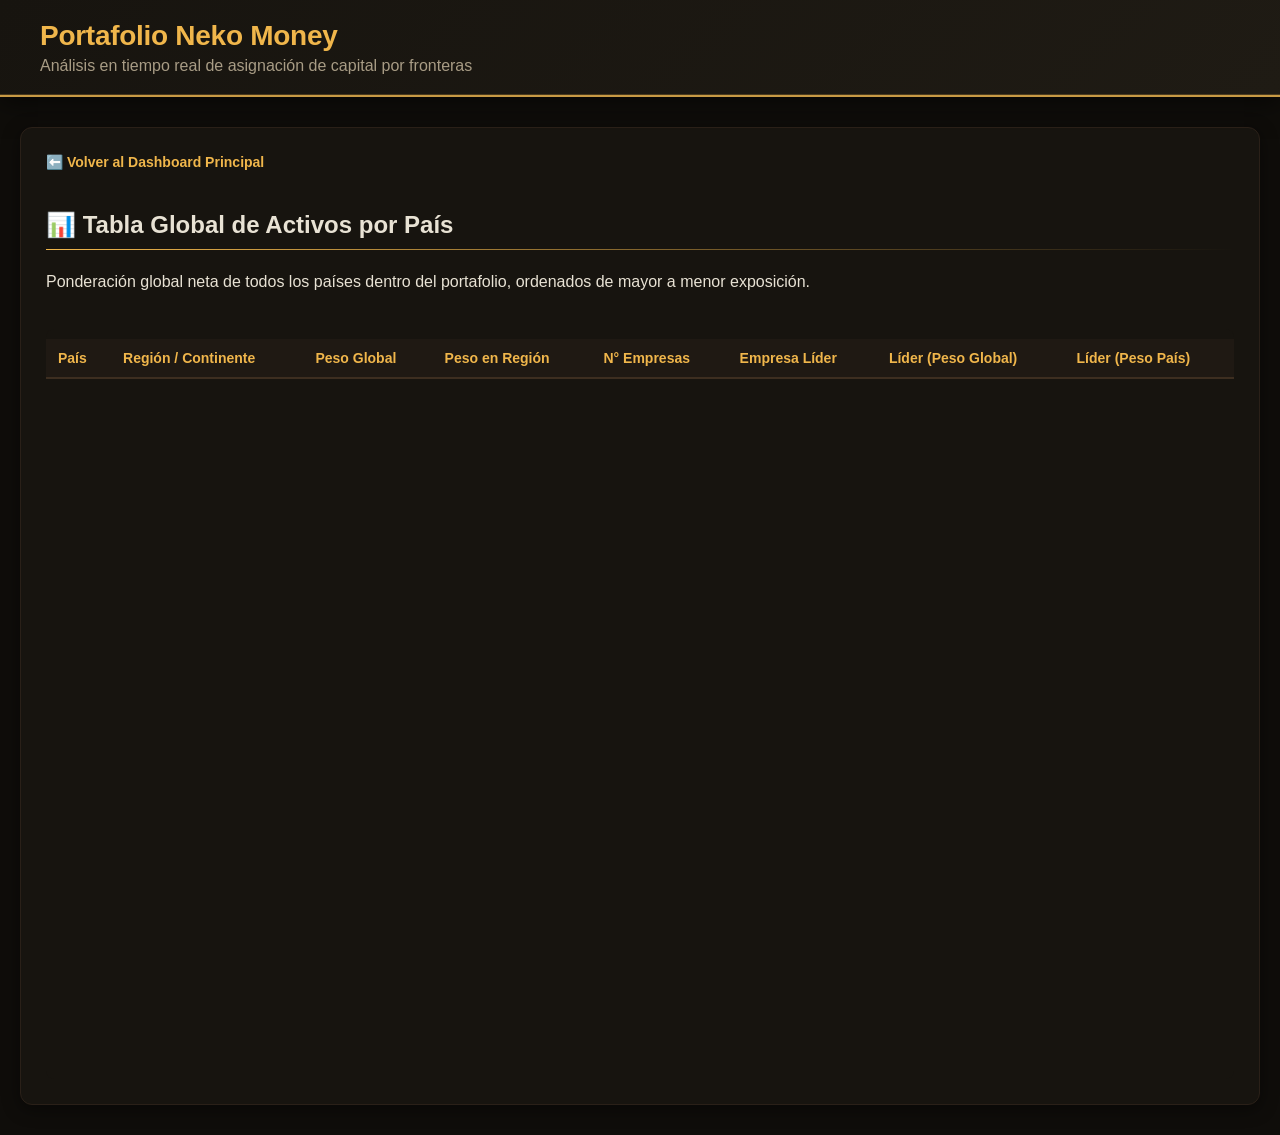
<file: paises_completo.html>
<!DOCTYPE html>
<html lang="es">
<head>
    <meta charset="UTF-8">
    <meta name="viewport" content="width=device-width, initial-scale=1.0">
    <title>Distribución Geográfica de Capital - Portafolio Neko Money</title>
    <link rel="stylesheet" href="styles.css">
</head>
<body>

    <div class="header">
        <h1>Portafolio Neko Money</h1>
        <p>Análisis en tiempo real de asignación de capital por fronteras</p>
    </div>

    <div class="container">
        
        <div class="card">
            <div style="margin-bottom: 20px;">
                <a href="index.html" style="color: #f0b64b; text-decoration: none; font-weight: bold; font-size: 14px;">
                    ⬅️ Volver al Dashboard Principal
                </a>
            </div>

            <h2>📊 Tabla Global de Activos por País</h2>
            <p class="card-subtitle">Ponderación global neta de todos los países dentro del portafolio, ordenados de mayor a menor exposición.</p>
            
            <div style="height: 750px; margin-top: 20px;">
                <iframe src="tabla_paises.html" title="Tabla Países" style="width: 100%; height: 100%; border: none;"></iframe>
            </div>
        </div>

    </div>

</body>
</html>
</file>
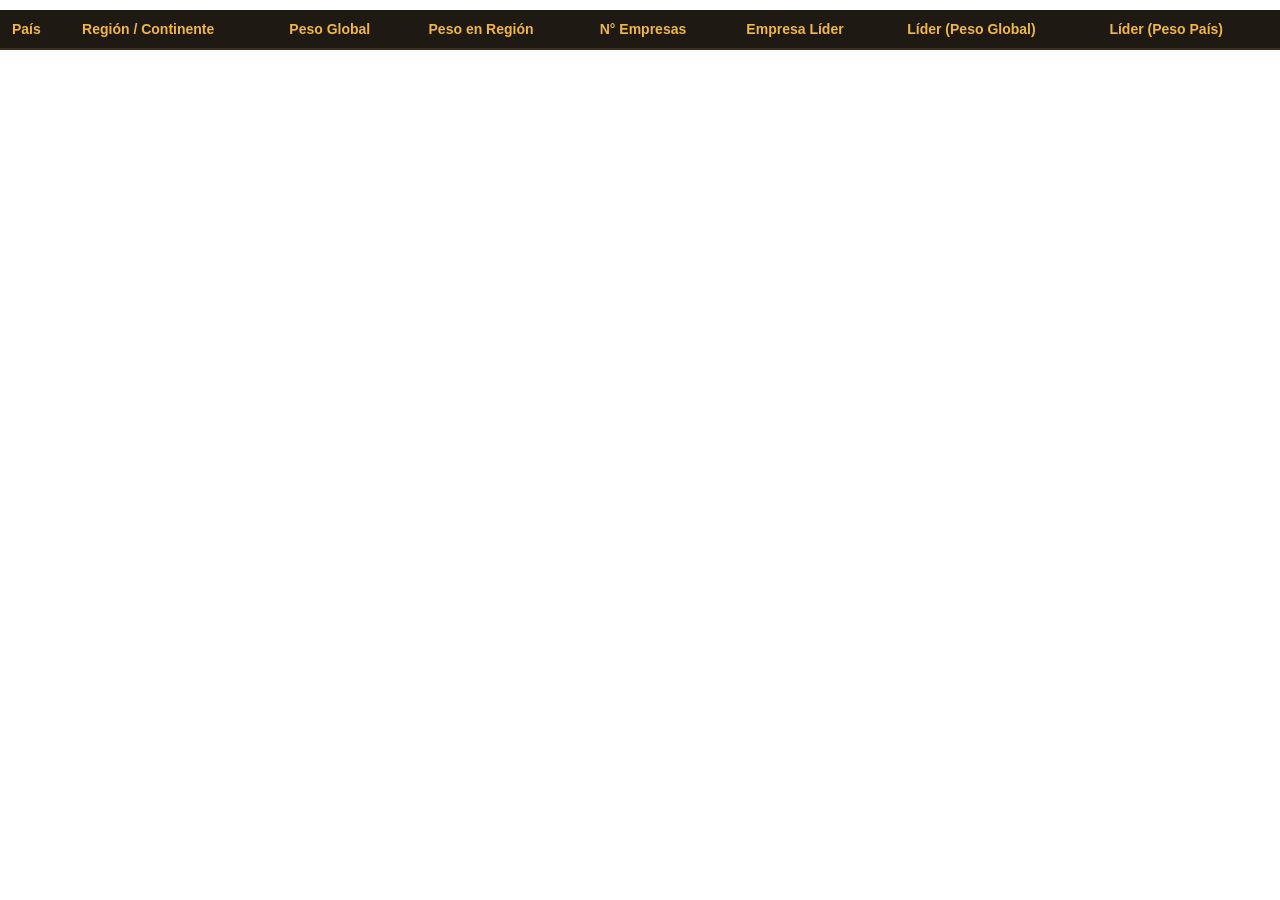
<file: tabla_paises.html>
<!DOCTYPE html>
    <html lang="es">
    <head>
        <meta charset="UTF-8">
        <link rel="stylesheet" type="text/css" href="https://cdn.datatables.net/1.13.6/css/jquery.dataTables.min.css">
        <link rel="stylesheet" type="text/css" href="https://cdn.datatables.net/buttons/2.4.2/css/buttons.dataTables.min.css">
        <link rel="stylesheet" type="text/css" href="styles.css">
        <style>
            /* ── Base ── */
            body {
                background-color: transparent !important;   /* ← NO TOCAR: va en iframe */
                margin: 0;
                padding: 0;
                font-family: -apple-system, BlinkMacSystemFont, "Segoe UI", Roboto, sans-serif;
                font-size: 14px;
                color: #e8e2d4;
            }

            /* ── Tabla ── */
            #tabla-paises {
                width: 100% !important;
                margin-top: 10px !important;
                border-collapse: collapse !important;
                font-family: -apple-system, BlinkMacSystemFont, "Segoe UI", Roboto, sans-serif !important;
            }

            #tabla-paises thead th {
                background-color: #1f1913 !important;
                color: #f0b64b !important;
                font-size: 14px !important;
                font-weight: 600 !important;
                padding: 11px 12px !important;
                border-bottom: 2px solid #3d2e20 !important;
                text-align: left !important;
                background-image: none !important;   /* apaga las flechas PNG invisibles */
            }

            #tabla-paises tbody td {
                font-size: 14px !important;
                padding: 10px 12px !important;
                border-bottom: 1px solid #241c14 !important;
                line-height: 1.4 !important;
                color: #d8d1c2 !important;
            }

            #tabla-paises tbody tr:nth-child(even) {
                background-color: #14100b !important;
            }
            #tabla-paises tbody tr:hover {
                background-color: #2a2118 !important;
            }

            /* ── Flechas de orden ── */
            #tabla-paises thead th.sorting::after      { content: " ⇅"; font-size: 10px; color: #6b5d4a; }
            #tabla-paises thead th.sorting_asc::after  { content: " ▲"; font-size: 10px; color: #f0b64b; }
            #tabla-paises thead th.sorting_desc::after { content: " ▼"; font-size: 10px; color: #f0b64b; }

            /* ── Botón de columnas ── */
            .dt-button.buttons-colvis {
                background: #1f1913 !important;
                color: #f0b64b !important;
                border: 1px solid #3d2e20 !important;
                border-radius: 6px !important;
                padding: 6px 12px !important;
                font-size: 14px !important;
                font-weight: 600 !important;
                margin-bottom: 10px !important;
            }
            .dt-button.buttons-colvis:hover {
                background: #2a2118 !important;
                border-color: #f0b64b !important;
            }

            /* ── Menú desplegable del colvis (viene blanco) ── */
            .dt-button-collection {
                background: #1f1913 !important;
                border: 1px solid #3d2e20 !important;
                border-radius: 6px !important;
            }
            .dt-button-collection a.dt-button {
                color: #e8e2d4 !important;
                background: transparent !important;
            }
            .dt-button-collection a.dt-button:hover {
                background: #2a2118 !important;
                color: #f0b64b !important;
            }

            /* ── Buscador ── */
            .dataTables_wrapper .dataTables_filter { font-size: 14px !important; color: #a89c85; }
            .dataTables_wrapper .dataTables_filter input {
                background: #14100b !important;
                border: 1px solid #3d2e20 !important;
                border-radius: 6px !important;
                padding: 5px 10px !important;
                font-size: 14px !important;
                color: #e8e2d4 !important;
            }
            .dataTables_wrapper .dataTables_filter input:focus {
                border-color: #f0b64b !important;
                outline: none;
            }
            .dataTables_wrapper .dataTables_filter input::placeholder { color: #6b5d4a; }

            /* ── Textos nativos de DataTables (vienen gris oscuro) ── */
            .dataTables_wrapper .dataTables_info,
            .dataTables_wrapper .dataTables_length,
            .dataTables_wrapper .dataTables_length label,
            .dataTables_wrapper .dataTables_filter label {
                color: #a89c85 !important;
                font-size: 14px !important;
            }

            .dataTables_wrapper .dataTables_length select {
                background: #14100b !important;
                color: #e8e2d4 !important;
                border: 1px solid #3d2e20 !important;
                border-radius: 6px !important;
                padding: 4px 8px !important;
            }

            /* ── Paginación ── */
            .dataTables_wrapper .dataTables_paginate { font-size: 14px !important; }
            .dataTables_wrapper .dataTables_paginate .paginate_button {
                color: #a89c85 !important;
                background: transparent !important;
                border: 1px solid transparent !important;
                border-radius: 6px !important;
            }
            .dataTables_wrapper .dataTables_paginate .paginate_button:hover {
                background: #2a2118 !important;
                color: #f0b64b !important;
                border-color: #3d2e20 !important;
            }
            .dataTables_wrapper .dataTables_paginate .paginate_button.current,
            .dataTables_wrapper .dataTables_paginate .paginate_button.current:hover {
                background: #f0b64b !important;
                color: #1f1710 !important;
                border: 1px solid #f0b64b !important;
            }
            .dataTables_wrapper .dataTables_paginate .paginate_button.disabled,
            .dataTables_wrapper .dataTables_paginate .paginate_button.disabled:hover {
                color: #6b5d4a !important;
                background: transparent !important;
            }
        </style>
    </head>
    <body>

        <table id="tabla-paises" class="display compact" border="0">
            <thead>
                <tr>
                    <th>País</th>
                    <th>Región / Continente</th>
                    <th>Peso Global</th>
                    <th>Peso en Región</th>
                    <th>N° Empresas</th>
                    <th>Empresa Líder</th>
                    <th>Líder (Peso Global)</th>
                    <th>Líder (Peso País)</th>
                </tr>
            </thead>
        </table>

        <script src="https://code.jquery.com/jquery-3.6.0.min.js"></script>
        <script src="https://cdn.datatables.net/1.13.6/js/jquery.dataTables.min.js"></script>
        <script src="https://cdn.datatables.net/buttons/2.4.2/js/dataTables.buttons.min.js"></script>
        <script src="https://cdn.datatables.net/buttons/2.4.2/js/buttons.colVis.min.js"></script>
        
        <script>
            $(document).ready(function() {
                var mapeoBanderas = {
                    "United States": "🇺🇸", "Canada": "🇨🇦", "Mexico": "🇲🇽", "Argentina": "🇦🇷", "Brazil": "🇧🇷", "Chile": "🇨🇱", "Colombia": "🇨🇴", "Peru": "🇵🇪", "United Kingdom": "🇬🇧", "Germany": "🇩🇪", "France": "🇫🇷", "Italy": "🇮🇹", "Spain": "🇪🇸", "Netherlands": "🇳🇱", "Belgium": "🇧🇪", "Switzerland": "🇨🇭", "Austria": "🇦🇹", "Ireland": "🇮🇪", "Denmark": "🇩🇰", "Finland": "🇫🇮", "Norway": "🇳🇴", "Sweden": "🇸🇪", "Portugal": "🇵🇹", "Greece": "🇬🇷", "Poland": "🇵🇱", "Czech Republic": "🇨🇿", "Hungary": "🇭🇺", "Turkey": "🇹🇷", "Japan": "🇯🇵", "China": "🇨🇳", "South Korea": "🇰🇷", "Taiwan": "🇹🇼", "Taiwan, Province Of China": "🇹🇼", "Hong Kong": "🇭🇰", "Singapore": "🇸🇬", "Malaysia": "🇲🇾", "Indonesia": "🇮🇩", "Philippines": "🇵🇭", "Thailand": "🇹🇭", "India": "🇮🇳", "Israel": "🇮🇱", "Saudi Arabia": "🇸🇦", "United Arab Emirates": "🇦🇪", "Qatar": "🇶🇦", "Kuwait": "🇰🇼", "Bahrain": "🇧🇭", "Egypt": "🇪🇬", "Australia": "🇦🇺", "New Zealand": "🇳🇿", "South Africa": "🇿🇦", "Cayman Islands": "🇰🇾", "Bermuda": "🇧🇲"
                };

                var datosPaises = [{"pais":"United States","region":"Norteamérica","peso_global_num":61.7562185905,"peso_global_str":"61.76%","peso_continente_num":95.4909529046,"peso_continente_str":"95.49%","cant_empresas":1979,"top_empresa":"Apple","top_empresa_peso_global_num":1.7698950733,"top_empresa_peso_global_str":"1.77%","top_empresa_peso_pais_num":2.8659382224,"top_empresa_peso_pais_str":"2.87%"},{"pais":"Japan","region":"Asia-Pacífico","peso_global_num":7.4317892736,"peso_global_str":"7.43%","peso_continente_num":37.9647194855,"peso_continente_str":"37.96%","cant_empresas":1055,"top_empresa":"Tobu Railway","top_empresa_peso_global_num":0.0848145778,"top_empresa_peso_global_str":"0.08%","top_empresa_peso_pais_num":1.1412403488,"top_empresa_peso_pais_str":"1.14%"},{"pais":"United Kingdom","region":"Europa","peso_global_num":3.2631322284,"peso_global_str":"3.26%","peso_continente_num":25.3183531309,"peso_continente_str":"25.32%","cant_empresas":241,"top_empresa":"Shell","top_empresa_peso_global_num":0.1173709047,"top_empresa_peso_global_str":"0.12%","top_empresa_peso_pais_num":3.5968785955,"top_empresa_peso_pais_str":"3.60%"},{"pais":"Canada","region":"Norteamérica","peso_global_num":2.9044890611,"peso_global_str":"2.90%","peso_continente_num":4.4910850191,"peso_continente_str":"4.49%","cant_empresas":235,"top_empresa":"B2Gold","top_empresa_peso_global_num":0.0989064723,"top_empresa_peso_global_str":"0.10%","top_empresa_peso_pais_num":3.4052967749,"top_empresa_peso_pais_str":"3.41%"},{"pais":"Taiwan","region":"Asia-Pacífico","peso_global_num":2.8796897374,"peso_global_str":"2.88%","peso_continente_num":14.7106718261,"peso_continente_str":"14.71%","cant_empresas":620,"top_empresa":"Taiwan Semiconductor Company","top_empresa_peso_global_num":0.5834115378,"top_empresa_peso_global_str":"0.58%","top_empresa_peso_pais_num":20.2595276246,"top_empresa_peso_pais_str":"20.26%"},{"pais":"China","region":"Asia-Pacífico","peso_global_num":2.2133621979,"peso_global_str":"2.21%","peso_continente_num":11.3067892359,"peso_continente_str":"11.31%","cant_empresas":382,"top_empresa":"Tencent","top_empresa_peso_global_num":0.1677309002,"top_empresa_peso_global_str":"0.17%","top_empresa_peso_pais_num":7.5781044958,"top_empresa_peso_pais_str":"7.58%"},{"pais":"South Korea","region":"Asia-Pacífico","peso_global_num":2.0770794225,"peso_global_str":"2.08%","peso_continente_num":10.6105992411,"peso_continente_str":"10.61%","cant_empresas":281,"top_empresa":"Samsung Electronics","top_empresa_peso_global_num":0.5648699701,"top_empresa_peso_global_str":"0.56%","top_empresa_peso_pais_num":27.1953958036,"top_empresa_peso_pais_str":"27.20%"},{"pais":"Australia","region":"Asia-Pacífico","peso_global_num":1.996597858,"peso_global_str":"2.00%","peso_continente_num":10.1994654063,"peso_continente_str":"10.20%","cant_empresas":202,"top_empresa":"Regis Resources","top_empresa_peso_global_num":0.0917588614,"top_empresa_peso_global_str":"0.09%","top_empresa_peso_pais_num":4.5957607841,"top_empresa_peso_pais_str":"4.60%"},{"pais":"India","region":"Asia-Pacífico","peso_global_num":1.683897904,"peso_global_str":"1.68%","peso_continente_num":8.6020619282,"peso_continente_str":"8.60%","cant_empresas":837,"top_empresa":"Icici Bank  Spon","top_empresa_peso_global_num":0.0766414379,"top_empresa_peso_global_str":"0.08%","top_empresa_peso_pais_num":4.5514302074,"top_empresa_peso_pais_str":"4.55%"},{"pais":"Switzerland","region":"Europa","peso_global_num":1.6068883051,"peso_global_str":"1.61%","peso_continente_num":12.4677036367,"peso_continente_str":"12.47%","cant_empresas":109,"top_empresa":"Roche Holding Ag","top_empresa_peso_global_num":0.1209529376,"top_empresa_peso_global_str":"0.12%","top_empresa_peso_pais_num":7.5271527701,"top_empresa_peso_pais_str":"7.53%"},{"pais":"France","region":"Europa","peso_global_num":1.4275135956,"peso_global_str":"1.43%","peso_continente_num":11.0759511977,"peso_continente_str":"11.08%","cant_empresas":105,"top_empresa":"Totalenergies Se","top_empresa_peso_global_num":0.0650751776,"top_empresa_peso_global_str":"0.07%","top_empresa_peso_pais_num":4.5586380295,"top_empresa_peso_pais_str":"4.56%"},{"pais":"Germany","region":"Europa","peso_global_num":1.3848171409,"peso_global_str":"1.38%","peso_continente_num":10.7446731976,"peso_continente_str":"10.74%","cant_empresas":142,"top_empresa":"Allianz Se","top_empresa_peso_global_num":0.0770500948,"top_empresa_peso_global_str":"0.08%","top_empresa_peso_pais_num":5.5639183359,"top_empresa_peso_pais_str":"5.56%"},{"pais":"Sweden","region":"Europa","peso_global_num":1.0945224568,"peso_global_str":"1.09%","peso_continente_num":8.4923025273,"peso_continente_str":"8.49%","cant_empresas":147,"top_empresa":"Clas Ohlson Ab B","top_empresa_peso_global_num":0.0505478851,"top_empresa_peso_global_str":"0.05%","top_empresa_peso_pais_num":4.6182592961,"top_empresa_peso_pais_str":"4.62%"},{"pais":"Netherlands","region":"Europa","peso_global_num":0.7398664971,"peso_global_str":"0.74%","peso_continente_num":5.7405584369,"peso_continente_str":"5.74%","cant_empresas":47,"top_empresa":"Asml Holding","top_empresa_peso_global_num":0.1324472312,"top_empresa_peso_global_str":"0.13%","top_empresa_peso_pais_num":17.9015040803,"top_empresa_peso_pais_str":"17.90%"},{"pais":"Israel","region":"África \/ Medio Oriente","peso_global_num":0.689155254,"peso_global_str":"0.69%","peso_continente_num":39.2800117628,"peso_continente_str":"39.28%","cant_empresas":95,"top_empresa":"Clal Insurance Enterpr Hldgs","top_empresa_peso_global_num":0.0670863336,"top_empresa_peso_global_str":"0.07%","top_empresa_peso_pais_num":9.7345747903,"top_empresa_peso_pais_str":"9.73%"},{"pais":"Italy","region":"Europa","peso_global_num":0.686109043,"peso_global_str":"0.69%","peso_continente_num":5.3234591249,"peso_continente_str":"5.32%","cant_empresas":71,"top_empresa":"Saipem Spa","top_empresa_peso_global_num":0.0522814209,"top_empresa_peso_global_str":"0.05%","top_empresa_peso_pais_num":7.6199871459,"top_empresa_peso_pais_str":"7.62%"},{"pais":"Spain","region":"Europa","peso_global_num":0.585031349,"peso_global_str":"0.59%","peso_continente_num":4.5392062747,"peso_continente_str":"4.54%","cant_empresas":39,"top_empresa":"Banco Bilbao Vizcaya Sp","top_empresa_peso_global_num":0.0856420755,"top_empresa_peso_global_str":"0.09%","top_empresa_peso_pais_num":14.6388865549,"top_empresa_peso_pais_str":"14.64%"},{"pais":"Singapore","region":"Asia-Pacífico","peso_global_num":0.4645500073,"peso_global_str":"0.46%","peso_continente_num":2.3731177062,"peso_continente_str":"2.37%","cant_empresas":50,"top_empresa":"Golden Agri Resources","top_empresa_peso_global_num":0.0725114408,"top_empresa_peso_global_str":"0.07%","top_empresa_peso_pais_num":15.6089634344,"top_empresa_peso_pais_str":"15.61%"},{"pais":"Denmark","region":"Europa","peso_global_num":0.4549892092,"peso_global_str":"0.45%","peso_continente_num":3.5302208624,"peso_continente_str":"3.53%","cant_empresas":39,"top_empresa":"Torm  A","top_empresa_peso_global_num":0.0557936375,"top_empresa_peso_global_str":"0.06%","top_empresa_peso_pais_num":12.2626287267,"top_empresa_peso_pais_str":"12.26%"},{"pais":"Norway","region":"Europa","peso_global_num":0.4348795046,"peso_global_str":"0.43%","peso_continente_num":3.3741914505,"peso_continente_str":"3.37%","cant_empresas":60,"top_empresa":"Tgs Asa  Nok.25","top_empresa_peso_global_num":0.0547824937,"top_empresa_peso_global_str":"0.05%","top_empresa_peso_pais_num":12.5971661477,"top_empresa_peso_pais_str":"12.60%"},{"pais":"Brazil","region":"Latinoamérica","peso_global_num":0.4188465613,"peso_global_str":"0.42%","peso_continente_num":55.855266484,"peso_continente_str":"55.86%","cant_empresas":142,"top_empresa":"Petroleo Brasil Sp Pref","top_empresa_peso_global_num":0.0294190562,"top_empresa_peso_global_str":"0.03%","top_empresa_peso_pais_num":7.0238266029,"top_empresa_peso_pais_str":"7.02%"},{"pais":"Hong Kong","region":"Asia-Pacífico","peso_global_num":0.4044426412,"peso_global_str":"0.40%","peso_continente_num":2.0660638854,"peso_continente_str":"2.07%","cant_empresas":72,"top_empresa":"Aia Group","top_empresa_peso_global_num":0.0339053472,"top_empresa_peso_global_str":"0.03%","top_empresa_peso_pais_num":8.3832276212,"top_empresa_peso_pais_str":"8.38%"},{"pais":"South Africa","region":"África \/ Medio Oriente","peso_global_num":0.378610328,"peso_global_str":"0.38%","peso_continente_num":21.5797790828,"peso_continente_str":"21.58%","cant_empresas":59,"top_empresa":"Mtn Group   Zar.0001","top_empresa_peso_global_num":0.0394109148,"top_empresa_peso_global_str":"0.04%","top_empresa_peso_pais_num":10.4093607195,"top_empresa_peso_pais_str":"10.41%"},{"pais":"Belgium","region":"Europa","peso_global_num":0.3194142527,"peso_global_str":"0.32%","peso_continente_num":2.4783068166,"peso_continente_str":"2.48%","cant_empresas":28,"top_empresa":"Umicore","top_empresa_peso_global_num":0.0523624434,"top_empresa_peso_global_str":"0.05%","top_empresa_peso_pais_num":16.3932708025,"top_empresa_peso_pais_str":"16.39%"},{"pais":"Saudi Arabia","region":"África \/ Medio Oriente","peso_global_num":0.3023416821,"peso_global_str":"0.30%","peso_continente_num":17.2326696481,"peso_continente_str":"17.23%","cant_empresas":122,"top_empresa":"Saudi Arabian Oil","top_empresa_peso_global_num":0.0273566295,"top_empresa_peso_global_str":"0.03%","top_empresa_peso_pais_num":9.0482494224,"top_empresa_peso_pais_str":"9.05%"},{"pais":"Finland","region":"Europa","peso_global_num":0.2583492225,"peso_global_str":"0.26%","peso_continente_num":2.004508671,"peso_continente_str":"2.00%","cant_empresas":35,"top_empresa":"Nokian Renkaat Oyj","top_empresa_peso_global_num":0.0373479001,"top_empresa_peso_global_str":"0.04%","top_empresa_peso_pais_num":14.4563624847,"top_empresa_peso_pais_str":"14.46%"},{"pais":"Mexico","region":"Latinoamérica","peso_global_num":0.2062158951,"peso_global_str":"0.21%","peso_continente_num":27.4999124618,"peso_continente_str":"27.50%","cant_empresas":33,"top_empresa":"Grupo Financiero Banorte O","top_empresa_peso_global_num":0.0275180038,"top_empresa_peso_global_str":"0.03%","top_empresa_peso_pais_num":13.3442690026,"top_empresa_peso_pais_str":"13.34%"},{"pais":"Austria","region":"Europa","peso_global_num":0.1980473314,"peso_global_str":"0.20%","peso_continente_num":1.5366316538,"peso_continente_str":"1.54%","cant_empresas":17,"top_empresa":"Austria Technologie","top_empresa_peso_global_num":0.0537358093,"top_empresa_peso_global_str":"0.05%","top_empresa_peso_pais_num":27.1328116197,"top_empresa_peso_pais_str":"27.13%"},{"pais":"United Arab Emirates","region":"África \/ Medio Oriente","peso_global_num":0.1690218355,"peso_global_str":"0.17%","peso_continente_num":9.6337939054,"peso_continente_str":"9.63%","cant_empresas":38,"top_empresa":"Emaar Properties Pjsc","top_empresa_peso_global_num":0.0163130319,"top_empresa_peso_global_str":"0.02%","top_empresa_peso_pais_num":9.6514345881,"top_empresa_peso_pais_str":"9.65%"},{"pais":"Poland","region":"Europa","peso_global_num":0.1538232313,"peso_global_str":"0.15%","peso_continente_num":1.1935007893,"peso_continente_str":"1.19%","cant_empresas":27,"top_empresa":"Orlen Sa","top_empresa_peso_global_num":0.015313126,"top_empresa_peso_global_str":"0.02%","top_empresa_peso_pais_num":9.9550151806,"top_empresa_peso_pais_str":"9.96%"},{"pais":"Thailand","region":"Asia-Pacífico","peso_global_num":0.1437492486,"peso_global_str":"0.14%","peso_continente_num":0.7343318946,"peso_continente_str":"0.73%","cant_empresas":91,"top_empresa":"Advanced Info Service Nvdr Nvdr","top_empresa_peso_global_num":0.0072347238,"top_empresa_peso_global_str":"< 0.01%","top_empresa_peso_pais_num":5.0328776251,"top_empresa_peso_pais_str":"5.03%"},{"pais":"Malaysia","region":"Asia-Pacífico","peso_global_num":0.1377102015,"peso_global_str":"0.14%","peso_continente_num":0.7034818909,"peso_continente_str":"0.70%","cant_empresas":104,"top_empresa":"Cimb Group  Bhd","top_empresa_peso_global_num":0.0119345718,"top_empresa_peso_global_str":"0.01%","top_empresa_peso_pais_num":8.6664398854,"top_empresa_peso_pais_str":"8.67%"},{"pais":"Ireland","region":"Europa","peso_global_num":0.081267516,"peso_global_str":"0.08%","peso_continente_num":0.6305474384,"peso_continente_str":"0.63%","cant_empresas":8,"top_empresa":"Glenveagh Properties","top_empresa_peso_global_num":0.0286602551,"top_empresa_peso_global_str":"0.03%","top_empresa_peso_pais_num":35.2665572794,"top_empresa_peso_pais_str":"35.27%"},{"pais":"Greece","region":"Europa","peso_global_num":0.0810057983,"peso_global_str":"0.08%","peso_continente_num":0.6285167941,"peso_continente_str":"0.63%","cant_empresas":21,"top_empresa":"Piraeus Bank Sa","top_empresa_peso_global_num":0.0156148528,"top_empresa_peso_global_str":"0.02%","top_empresa_peso_pais_num":19.2762162135,"top_empresa_peso_pais_str":"19.28%"},{"pais":"Kuwait","region":"África \/ Medio Oriente","peso_global_num":0.0760212175,"peso_global_str":"0.08%","peso_continente_num":4.3330066749,"peso_continente_str":"4.33%","cant_empresas":42,"top_empresa":"National Bank Of Kuwait  Kwd.1","top_empresa_peso_global_num":0.0202314552,"top_empresa_peso_global_str":"0.02%","top_empresa_peso_pais_num":26.6129060856,"top_empresa_peso_pais_str":"26.61%"},{"pais":"Indonesia","region":"Asia-Pacífico","peso_global_num":0.0707723368,"peso_global_str":"0.07%","peso_continente_num":0.3615349969,"peso_continente_str":"0.36%","cant_empresas":59,"top_empresa":"Bank Rakyat Indonesia Perser","top_empresa_peso_global_num":0.010868808,"top_empresa_peso_global_str":"0.01%","top_empresa_peso_pais_num":15.3574242215,"top_empresa_peso_pais_str":"15.36%"},{"pais":"Portugal","region":"Europa","peso_global_num":0.0658413114,"peso_global_str":"0.07%","peso_continente_num":0.5108568871,"peso_continente_str":"0.51%","cant_empresas":12,"top_empresa":"Banco Comercial Portugues R","top_empresa_peso_global_num":0.0190410964,"top_empresa_peso_global_str":"0.02%","top_empresa_peso_pais_num":28.9196796896,"top_empresa_peso_pais_str":"28.92%"},{"pais":"Qatar","region":"África \/ Medio Oriente","peso_global_num":0.0648211611,"peso_global_str":"0.06%","peso_continente_num":3.6946333277,"peso_continente_str":"3.69%","cant_empresas":25,"top_empresa":"Qatar National Bank","top_empresa_peso_global_num":0.0181685382,"top_empresa_peso_global_str":"0.02%","top_empresa_peso_pais_num":28.0287145721,"top_empresa_peso_pais_str":"28.03%"},{"pais":"Turkey","region":"África \/ Medio Oriente","peso_global_num":0.0643984795,"peso_global_str":"0.06%","peso_continente_num":3.6705416037,"peso_continente_str":"3.67%","cant_empresas":78,"top_empresa":"Tupras Turkiye Petrol Rafine","top_empresa_peso_global_num":0.0055262553,"top_empresa_peso_global_str":"< 0.01%","top_empresa_peso_pais_num":8.5813444131,"top_empresa_peso_pais_str":"8.58%"},{"pais":"Chile","region":"Latinoamérica","peso_global_num":0.0580561863,"peso_global_str":"0.06%","peso_continente_num":7.7420804072,"peso_continente_str":"7.74%","cant_empresas":22,"top_empresa":"Banco De Credito E Inversion","top_empresa_peso_global_num":0.006343593,"top_empresa_peso_global_str":"< 0.01%","top_empresa_peso_pais_num":10.9266443364,"top_empresa_peso_pais_str":"10.93%"},{"pais":"Philippines","region":"Asia-Pacífico","peso_global_num":0.0427417967,"peso_global_str":"0.04%","peso_continente_num":0.2183431558,"peso_continente_str":"0.22%","cant_empresas":24,"top_empresa":"Container Term Svcs","top_empresa_peso_global_num":0.0080885456,"top_empresa_peso_global_str":"< 0.01%","top_empresa_peso_pais_num":18.9242058486,"top_empresa_peso_pais_str":"18.92%"},{"pais":"Peru","region":"Latinoamérica","peso_global_num":0.0412432416,"peso_global_str":"0.04%","peso_continente_num":5.4999908332,"peso_continente_str":"5.50%","cant_empresas":4,"top_empresa":"Credicorp","top_empresa_peso_global_num":0.0235972008,"top_empresa_peso_global_str":"0.02%","top_empresa_peso_pais_num":57.214709364,"top_empresa_peso_pais_str":"57.21%"},{"pais":"Hungary","region":"Europa","peso_global_num":0.0396721347,"peso_global_str":"0.04%","peso_continente_num":0.3078125691,"peso_continente_str":"0.31%","cant_empresas":4,"top_empresa":"Richter Gedeon Nyrt","top_empresa_peso_global_num":0.0116899607,"top_empresa_peso_global_str":"0.01%","top_empresa_peso_pais_num":29.4664271871,"top_empresa_peso_pais_str":"29.47%"},{"pais":"New Zealand","region":"Asia-Pacífico","peso_global_num":0.0291321533,"peso_global_str":"0.03%","peso_continente_num":0.1488193471,"peso_continente_str":"0.15%","cant_empresas":14,"top_empresa":"Fletcher Building","top_empresa_peso_global_num":0.0051322113,"top_empresa_peso_global_str":"< 0.01%","top_empresa_peso_pais_num":17.616999389,"top_empresa_peso_pais_str":"17.62%"},{"pais":"Desconocido \/ Cash","region":"Otros","peso_global_num":0.0259036923,"peso_global_str":"0.03%","peso_continente_num":100.0,"peso_continente_str":"100.00%","cant_empresas":31,"top_empresa":"Willis Towers Watson","top_empresa_peso_global_num":0.0049586677,"top_empresa_peso_global_str":"< 0.01%","top_empresa_peso_pais_num":19.1427062035,"top_empresa_peso_pais_str":"19.14%"},{"pais":"Colombia","region":"Latinoamérica","peso_global_num":0.0255164848,"peso_global_str":"0.03%","peso_continente_num":3.4027498138,"peso_continente_str":"3.40%","cant_empresas":9,"top_empresa":"Grupo Argos Sa","top_empresa_peso_global_num":0.0067150317,"top_empresa_peso_global_str":"< 0.01%","top_empresa_peso_pais_num":26.3164451615,"top_empresa_peso_pais_str":"26.32%"},{"pais":"Czech Republic","region":"Europa","peso_global_num":0.0132362053,"peso_global_str":"0.01%","peso_continente_num":0.1026985409,"peso_continente_str":"0.10%","cant_empresas":2,"top_empresa":"Moneta Money Bank As","top_empresa_peso_global_num":0.0080939323,"top_empresa_peso_global_str":"< 0.01%","top_empresa_peso_pais_num":61.1499454099,"top_empresa_peso_pais_str":"61.15%"},{"pais":"Egypt","region":"África \/ Medio Oriente","peso_global_num":0.0100980864,"peso_global_str":"0.01%","peso_continente_num":0.5755639945,"peso_continente_str":"0.58%","cant_empresas":1,"top_empresa":"Commercial  Bank","top_empresa_peso_global_num":0.0100980864,"top_empresa_peso_global_str":"0.01%","top_empresa_peso_pais_num":100.0,"top_empresa_peso_pais_str":"100.00%"},{"pais":"Cayman Islands","region":"Norteamérica","peso_global_num":0.0095009554,"peso_global_str":"< 0.01%","peso_continente_num":0.0146909139,"peso_continente_str":"0.01%","cant_empresas":5,"top_empresa":"Trip.Com Group","top_empresa_peso_global_num":0.0045139723,"top_empresa_peso_global_str":"< 0.01%","top_empresa_peso_pais_num":47.510719927,"top_empresa_peso_pais_str":"47.51%"},{"pais":"Bermuda","region":"Norteamérica","peso_global_num":0.0021155368,"peso_global_str":"< 0.01%","peso_continente_num":0.0032711624,"peso_continente_str":"< 0.01%","cant_empresas":3,"top_empresa":"Cushman","top_empresa_peso_global_num":0.0014950441,"top_empresa_peso_global_str":"< 0.01%","top_empresa_peso_pais_num":70.6697290024,"top_empresa_peso_pais_str":"70.67%"}];

                $('#tabla-paises').DataTable({
                    "data": datosPaises,
                    "deferRender": true,
                    "pageLength": 15,
                    "lengthMenu": [[10, 15, 25, 50, 100, -1], [10, 15, 25, 50, 100, "Todos"]],
                    "order": [[2, "desc"]], 
                    "columns": [
                        { "data": "pais" },
                        { "data": "region" },
                        { "data": "peso_global_num" },
                        { "data": "peso_continente_num" },
                        { "data": "cant_empresas" },
                        { "data": "top_empresa" },
                        { "data": "top_empresa_peso_global_num" },
                        { "data": "top_empresa_peso_pais_num" }
                    ],
                    "dom": 'Blfrtip',
                    "buttons": [
                        {
                            extend: 'colvis',
                            text: '👁️ Columnas Visibles',
                            postfixButtons: [ 'colvisRestore' ]
                        }
                    ],
                    "columnDefs": [
                        {
                            "targets": [0],
                            "render": function ( data, type, row ) {
                                if ( type === 'sort' || type === 'type' ) { return data; }
                                var emoji = mapeoBanderas[data] || '🌐';
                                return emoji + " " + data;
                            }
                        },
                        {
                            "targets": [2],
                            "render": function ( data, type, row ) { return type === 'display' ? row.peso_global_str : data; }
                        },
                        {
                            "targets": [3],
                            "render": function ( data, type, row ) { return type === 'display' ? row.peso_continente_str : data; }
                        },
                        {
                            "targets": [6],
                            "render": function ( data, type, row ) { return type === 'display' ? row.top_empresa_peso_global_str : data; }
                        },
                        {
                            "targets": [7],
                            "render": function ( data, type, row ) { return type === 'display' ? row.top_empresa_peso_pais_str : data; }
                        }
                    ],
                    "language": {
                        "url": "https://cdn.datatables.net/plug-ins/1.13.6/i18n/es-ES.json"
                    }
                });
            });
        </script>
    </body>
    </html>
</file>
<file: styles.css>
/* ============================================================
   NEKONOMETRICS — TEMA OSCURO
   Cambiar de color = cambiar SOLO el bloque :root
   Orden: tokens → reset → base → componentes → overrides → responsive
   ============================================================ */

/* ── 1. TOKENS ── */
:root {
    /* Superficies: chocolate, tabaco, cuero */
    --bg:            #0f0d0a;
    --surface:       #17140f;
    --surface-2:     #1f1b14;
    --surface-3:     #262019;

    /* Bordes: cuero */
    --border:         #2a2018;
    --border-soft:    #3d2f22;
    --border-strong:  #54402c;

    /* Texto: crema */
    --text:           #e8e2d4;
    --text-strong:    #f7f2e4;
    --muted:          #a89c85;
    --faint:          #8a8070;
 

    /* Acento: oro */
    --accent:         #f0b64b;
    --accent-bright:  #ffd280;
    --accent-dim:     #c89a45;
    --accent-soft:    rgba(240, 182, 75, 0.10);
    --accent-line:    rgba(240, 182, 75, 0.22);

    /* Semántica */
    --pos:            #8fd18a;
    --neg:            #e8887a;
    
}


/* ── 2. RESET ── */
* { box-sizing: border-box; }

html, body { overflow-x: hidden; }   /* red de seguridad contra scroll horizontal ✅ */

body {
    font-family: 'Segoe UI', Tahoma, Geneva, Verdana, sans-serif;
    background-color: var(--bg);
    color: var(--text);
    margin: 0;
    padding: 0;
}

::selection { background: var(--accent); color: var(--bg); }

a { color: var(--accent); }
a:hover { color: var(--accent-bright); }


/* ── 3. HEADER ── */
.header {
    background: linear-gradient(135deg, var(--surface) 0%, var(--surface-2) 100%);
    border-bottom: 2px solid var(--accent-dim);
    color: var(--text-strong);
    padding: 20px 40px;
    box-shadow: 0 6px 24px rgba(0, 0, 0, 0.55), inset 0 -1px 0 var(--accent-line);
}
.header h1 { margin: 0; font-size: 28px; color: var(--accent); letter-spacing: -0.01em; }
.header p  { margin: 5px 0 0 0; color: var(--muted); }


/* ── 4. LAYOUT ── */
.container {
    max-width: 1300px;
    margin: 30px auto;
    padding: 0 20px;
    display: grid;
    grid-template-columns: 1fr;
    gap: 25px;
}


/* ── 5. CARDS ── */
.card {
    background: var(--surface);
    border: 1px solid var(--border);
    border-radius: 12px;
    padding: 25px;
    box-shadow: 0 4px 18px rgba(0, 0, 0, 0.45);
    display: flex;
    flex-direction: column;
}

.card h2 {
    color: var(--text);
    border-bottom: 1px solid var(--border);
    border-image: linear-gradient(90deg, var(--accent), transparent) 1;
    padding-bottom: 10px;
}
.card h2:first-child { margin-top: 0; }

.card-subtitle {
    font-size: 16px;

    line-height: 1.5;
    margin-top: 0;
    margin-bottom: 15px;
}


/* ── 6. CONTENEDORES DE GRÁFICO ── */
.chart-container {
    flex-grow: 1;
    height: 520px;          /* DEFINIDA: el iframe hereda el 100% ✅ */
    width: 100%;
    position: relative;
    background: var(--surface);
    border-radius: 8px;
    overflow: hidden;
}

.map-container { position: relative; width: 100%; height: 550px; }

.placeholder-card {
    border: 2px dashed var(--border-strong);
    background-color: var(--surface);
    display: flex;
    align-items: center;
    justify-content: center;
    color: var(--faint);
    font-style: italic;
    min-height: 450px;
}


/* ── 7. IFRAMES ── */
iframe {
    width: 100%;
    height: 100%;
    border: none;
    border-radius: 8px;
    display: block;
    background: var(--surface);
}


/* ── 8. GRIDS ── */
.grid-2 {
    display: grid;
    grid-template-columns: repeat(auto-fit, minmax(min(420px, 100%), 1fr));
    gap: 25px;
}

.grid-2 .chart-container { height: 600px; }

.pilares-container {
    display: grid;
    grid-template-columns: repeat(auto-fit, minmax(260px, 1fr));
    gap: 20px;
    margin-top: 15px;
    margin-bottom: 25px;
}

.grid-kpi {
    display: grid;
    grid-template-columns: repeat(auto-fit, minmax(min(100%, 280px), 1fr));   /* ← arreglado ✅ */
    gap: 15px;
    margin-bottom: 20px;
}


/* ── 9. OVERRIDES ESPECÍFICOS (más especificidad, no dependen del orden) ✅ ── */
.grid-2 .chart-container.chart-container--stylebox { height: 500px; }
.grid-2 .chart-container.chart-container--posiciones { height: 600px; }
.grid-2 .chart-container.chart-container--industrias { height: 600px; }
.card .chart-container.chart-container--historico { height: 1020px; }
.grid-2 .chart-container.chart-container--divergencia { height: 580px; }

/* ── 10. AVISO / DISCLAIMER ── */
.warning-card {
    background: var(--accent-soft);
    border-left: 4px solid var(--accent-dim);
    padding: 15px 20px;
    border-radius: 8px;
    margin-bottom: 25px;
    font-size: 14px;
    color: var(--text);
    line-height: 1.5;
    box-shadow: 0 1px 3px rgba(0, 0, 0, 0.35);
}
.warning-card strong { color: var(--accent-bright); }


/* ── 11. KPIs ── */
.kpi-card { text-align: center; padding: 15px !important; }
.kpi-title {
    font-size: 12px;
    color: var(--accent-dim);
    text-transform: uppercase;
    font-weight: bold;
    margin-bottom: 5px;
}
.kpi-value {
    font-size: 24px;
    font-weight: bold;
    color: var(--text-strong);
    margin: 0;
}


/* ── 12. TABLA DINÁMICA ── */
.tabla-dinamica {
    width: 100%;
    border-collapse: collapse;
    font-family: -apple-system, BlinkMacSystemFont, "Segoe UI", Roboto, sans-serif;
    font-size: 14px;
    color: var(--text);
}
.tabla-dinamica th {
    background-color: var(--surface-3);
    color: var(--accent);
    padding: 12px 10px;
    text-align: left;
    font-weight: 600;
    position: sticky;
    top: 0;
}
.tabla-dinamica td { padding: 10px; border-bottom: 1px solid var(--border-soft); }
.tabla-dinamica tr:nth-child(even) { background-color: rgba(255, 255, 255, 0.02); }
.tabla-dinamica tr:hover           { background-color: var(--accent-soft); }


/* ── 13. BARRAS DIVERGENTES ── */
.diff-track { position: relative; height: 8px; background: var(--border); border-radius: 4px; overflow: hidden; }
.diff-fill  { position: absolute; top: 0; bottom: 0; border-radius: 3px; }
.diff-mid   { position: absolute; top: 0; bottom: 0; left: 50%; width: 1px;
              background: var(--faint); opacity: .85; }


/* ── 14. SCROLLBAR ── */
::-webkit-scrollbar { width: 10px; height: 10px; }
::-webkit-scrollbar-track { background: var(--bg); }
::-webkit-scrollbar-thumb { background: var(--border-strong); border-radius: 5px; }
::-webkit-scrollbar-thumb:hover { background: var(--accent-dim); }


/* ══════════════════════════════════════════════════════════
   15. RESPONSIVE — SIEMPRE AL FINAL, EN ORDEN DESCENDENTE ✅
   (900 primero, 600 después: el 600 gana en pantallas chicas)
   ══════════════════════════════════════════════════════════ */
@media (max-width: 900px) {
    .grid-2 { grid-template-columns: minmax(0, 1fr); }
    .grid-2 .chart-container { height: 480px; }
    .grid-2 .chart-container.chart-container--stylebox { height: 520px; }
    .grid-2 .chart-container.chart-container--posiciones { height: 820px; }
    .grid-2 .chart-container.chart-container--industrias { height: 820px; }
}

@media (max-width: 600px) {
    .header { padding: 16px 20px; }
    .header h1 { font-size: 22px; }

    .container { padding: 0 12px; margin: 20px auto; }
    .card { padding: 18px; }

    .chart-container { height: 420px; }
    .grid-2 .chart-container { height: 400px; }
    .grid-2 .chart-container.chart-container--stylebox { height: 890px; }
    .grid-2 .chart-container.chart-container--posiciones { height: 600px; }
    .grid-2 .chart-container.chart-container--industrias { height: 600px; }
    .grid-2 .chart-container.chart-container--divisas { height: 600px; }
    .grid-2 .chart-container.chart-container--divergencia { height: 600px; }
    .card .chart-container.chart-container--historico { height: 1800px; }
    .map-container { height: 420px; }
}

.chart-container.chart-container--treemap { height: 530px; }

@media (max-width: 900px) {
    .chart-container.chart-container--treemap { height: 620px; }
}

@media (max-width: 600px) {
    .chart-container.chart-container--treemap { height: 620px; }
}

details.card > summary {
    cursor: pointer;
    font-weight: 600;
    list-style: none;
    display: flex;
    align-items: center;
    gap: 8px;
}
details.card > summary::-webkit-details-marker { display: none; }
details.card > summary::before { content: "▸"; opacity: .6; transition: transform .15s; }
details.card[open] > summary::before { transform: rotate(90deg); }
details.card > summary h2 { margin: 0; font-size: inherit; }

.header-links { font-size: 14px; margin-top: 8px; }
.header-links a { color: inherit; text-decoration: none; opacity: .85; font-weight: 600; }
.header-links a:hover { opacity: 1; text-decoration: underline; }

.pilar-card {
    background: rgba(255,255,255,.04);   /* ← esto arregla la inconsistencia de abajo */
    color: inherit;
    border-radius: 12px;
    text-align: center; padding: 10px;
    border-left: 4px solid var(--accent, #f0b64b);
}
.pilar-card h3, .pilar-card p { color: inherit; }
.pilar-card p { opacity: .8; }

/* Footer del descargo, 1 línea chica */
.footer-disclaimer {
    max-width: 900px;
    margin: 40px auto 60px;
    padding: 0 20px;
    font-size: 16px;
    line-height: 1.6;
    opacity: .55;
}

.tesis { max-width: 68ch; margin: 8px 0 16px; font-size: 16px; line-height: 1.55; opacity: .85; }
.pilares-fold {
    display: flex; flex-wrap: wrap; gap: 8px 14px;
    list-style: none; margin: 0 0 14px; padding: 0;
    font-size: 14px;
}
.pilares-fold li { opacity: .8; }
.pilares-fold strong { opacity: 1; }
.pilares-fold li + li { border-left: 1px solid rgba(255,255,255,.15); padding-left: 14px; }
@media (max-width: 640px) {
    .pilares-fold li + li { border-left: 0; padding-left: 0; }
}

.pilares-fold {
    display: flex;
    flex-wrap: wrap;
    gap: 8px;
    margin: 0 0 14px;
    padding: 0;
    list-style: none;
    font-size: 13px;
}
.pilares-fold li {
    white-space: nowrap;        /* ← esto es lo que faltaba: no parte el chip */
    padding: 4px 10px;
    border: 1px solid rgba(255,255,255,.14);
    border-radius: 999px;
    opacity: .85;
}

html { scroll-behavior: smooth; }

.volver { margin: 16px 0 0; font-size: 14px; }
.volver a { opacity: .7; }
.volver a:hover { opacity: 1; text-decoration: underline; }


.card-subtitle a.ref {
    color: inherit;
    text-decoration: underline;
    text-decoration-color: rgba(255,255,255,.35);
    text-underline-offset: 2px;
}
.card-subtitle a.ref:hover { text-decoration-color: currentColor; }
</file>
